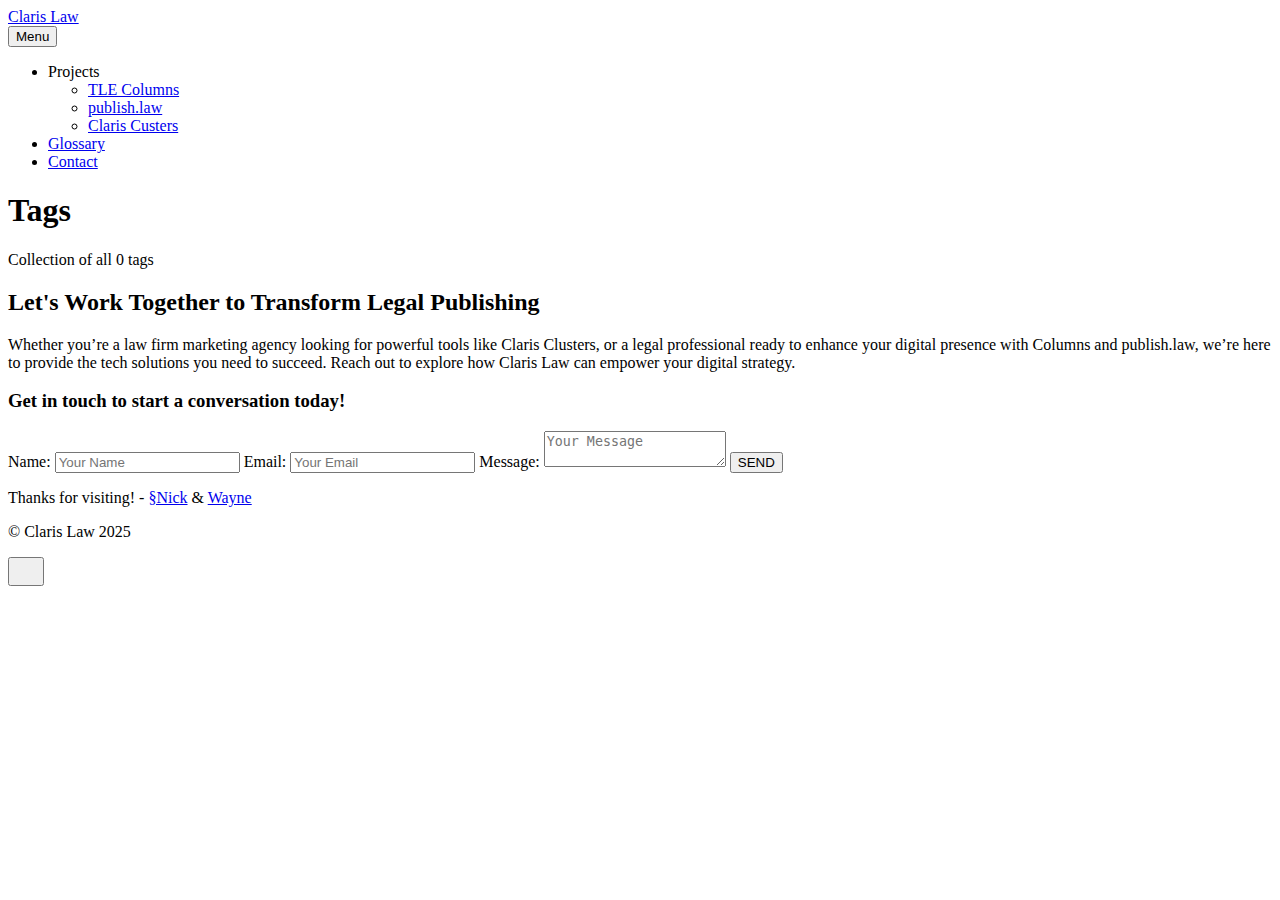
<file: tags/index.html>
<!DOCTYPE html><html lang="en-gb"><head><meta charset="utf-8"><meta http-equiv="X-UA-Compatible" content="IE=edge"><meta name="viewport" content="width=device-width,initial-scale=1"><title>All tags - Claris Law</title><meta name="robots" content="noindex, follow"><meta name="generator" content="Publii Open-Source CMS for Static Site"><link rel="alternate" type="application/atom+xml" href="https://clarislaw.com/feed.xml"><link rel="alternate" type="application/json" href="https://clarislaw.com/feed.json"><meta property="og:title" content="Claris Law"><meta property="og:site_name" content="Claris Law"><meta property="og:description" content=""><meta property="og:url" content="https://clarislaw.com/tags/"><meta property="og:type" content="website"><link rel="preload" href="https://clarislaw.com/assets/dynamic/fonts/montserrat/montserrat.woff2" as="font" type="font/woff2" crossorigin><link rel="preload" href="https://clarislaw.com/assets/dynamic/fonts/montserrat/montserrat-italic.woff2" as="font" type="font/woff2" crossorigin><link rel="stylesheet" href="https://clarislaw.com/assets/css/style.css?v=fd10b7a107ceca13f456ca553b1fcbbe"><script type="application/ld+json">{"@context":"http://schema.org","@type":"Organization","name":"Claris Law","url":"https://clarislaw.com/"}</script><noscript><style>img[loading] {
                    opacity: 1;
                }</style></noscript><link rel="me" href="https://nickcarroll.com/"><link rel="me" href="https://www.publish.law/author/ncarroll/"><link rel="me" href="https://columns.legalexaminer.com/users/publishlaw/"><link rel="me" href="https://social.publish.law/@ncarroll"></head><body class="tags-template"><header class="top js-header"><a class="logo" href="https://clarislaw.com/">Claris Law</a><nav class="navbar js-navbar"><button class="navbar__toggle js-toggle" aria-label="Menu" aria-haspopup="true" aria-expanded="false"><span class="navbar__toggle-box"><span class="navbar__toggle-inner">Menu</span></span></button><ul class="navbar__menu"><li class="has-submenu"><span class="is-separator" aria-haspopup="true">Projects</span><ul class="navbar__submenu level-2" aria-hidden="true"><li><a href="https://clarislaw.com/columns.html" target="_self">TLE Columns</a></li><li><a href="https://clarislaw.com/publishlaw.html" target="_self">publish.law</a></li><li><a href="https://clarislaw.com/claris-clusters.html" target="_self">Claris Custers</a></li></ul></li><li><a href="https://clarislaw.com/glossary.html" target="_self">Glossary</a></li><li><a href="https://clarislaw.com/index.html#contact-form" target="_self">Contact</a></li></ul></nav></header><main class="page page--tags"><div class="hero hero--noimage"><header class="hero__content"><div class="wrapper"><h1>Tags</h1><p class="page__desc">Collection of all 0 tags</p></div></header></div><div class="wrapper"><ul class="feed feed--grid"></ul></div></main><footer class="footer"><div class="wrapper"><section class="footer-section"><h2 class="footer-heading">Let's Work Together to Transform Legal Publishing</h2><div class="footer-columns"><div class="footer-text"><p>Whether you’re a law firm marketing agency looking for powerful tools like Claris Clusters, or a legal professional ready to enhance your digital presence with Columns and publish.law, we’re here to provide the tech solutions you need to succeed. Reach out to explore how Claris Law can empower your digital strategy.</p><h3>Get in touch to start a conversation today!</h3></div><div class="footer-form"><div id="contact-form" class="form-basin"><form action="https://usebasin.com/f/bf486c884ede" method="POST"><label for="name">Name:</label> <input type="text" id="name" name="name" placeholder="Your Name"> <label for="email">Email:</label> <input type="email" id="email" name="email" placeholder="Your Email"> <label for="message">Message:</label> <textarea id="message" name="message" placeholder="Your Message"></textarea> <button type="submit" class="btn">SEND</button></form></div></div></div></section><div class="footer__copyright"><p class="h-card">Thanks for visiting! - <a href="https://nickcarroll.com/olpn_entity" title="Nick Carroll OLPN Enitity:Person" target="_blank" rel="noopener">§Nick</a> &amp; <a href="https://social.publish.law/@wayne" rel="me noopener noreferrer" class="u-url p-name">Wayne</a></p><p class="footer-message">© Claris Law 2025</p></div><button onclick="backToTopFunction()" id="backToTop" class="footer__bttop" aria-label="Back to top" title="Back to top"><svg width="20" height="20"><use xlink:href="https://clarislaw.com/assets/svg/svg-map.svg#toparrow"/></svg></button></div></footer><script defer="defer" src="https://clarislaw.com/assets/js/scripts.min.js?v=700105c316933a8202041b6415abb233"></script><script>window.publiiThemeMenuConfig = {
  mobileMenuMode: 'sidebar',
  animationSpeed: 300,
  submenuWidth: 'auto',
  doubleClickTime: 500,
  mobileMenuExpandableSubmenus: true,
  relatedContainerForOverlayMenuSelector: '.top'
};</script><script>var images = document.querySelectorAll('img[loading]');
        for (var i = 0; i < images.length; i++) {
            if (images[i].complete) {
                images[i].classList.add('is-loaded');
            } else {
                images[i].addEventListener('load', function () {
                    this.classList.add('is-loaded');
                }, false);
            }
        }</script></body></html>
</file>
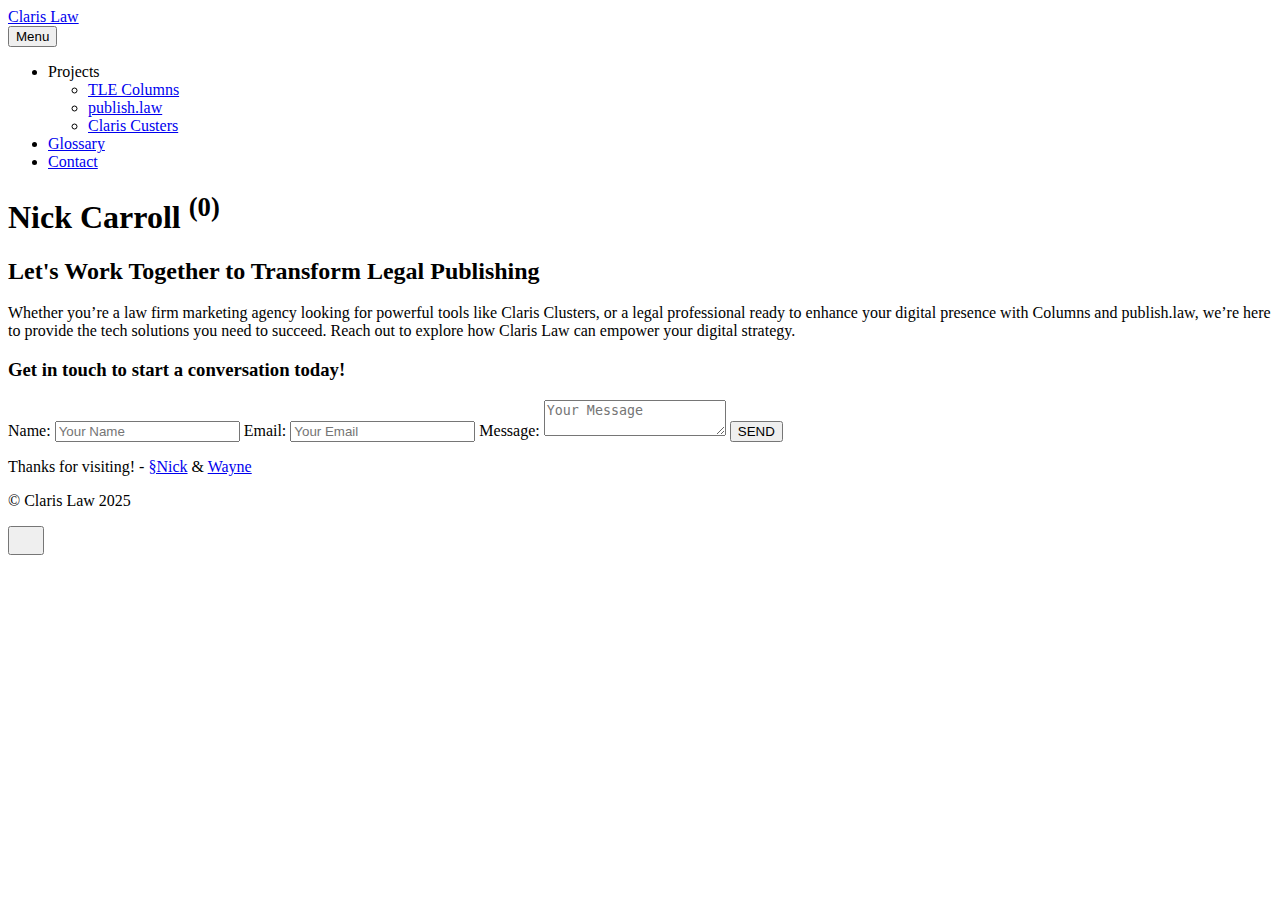
<file: authors/nick-carroll/index.html>
<!DOCTYPE html><html lang="en-gb"><head><meta charset="utf-8"><meta http-equiv="X-UA-Compatible" content="IE=edge"><meta name="viewport" content="width=device-width,initial-scale=1"><title>Author: Nick Carroll - Claris Law</title><meta name="robots" content="noindex, follow"><meta name="generator" content="Publii Open-Source CMS for Static Site"><link rel="alternate" type="application/atom+xml" href="https://clarislaw.com/feed.xml"><link rel="alternate" type="application/json" href="https://clarislaw.com/feed.json"><meta property="og:title" content="Nick Carroll"><meta property="og:site_name" content="Claris Law"><meta property="og:description" content=""><meta property="og:url" content="https://clarislaw.com/authors/nick-carroll/"><meta property="og:type" content="website"><link rel="preload" href="https://clarislaw.com/assets/dynamic/fonts/montserrat/montserrat.woff2" as="font" type="font/woff2" crossorigin><link rel="preload" href="https://clarislaw.com/assets/dynamic/fonts/montserrat/montserrat-italic.woff2" as="font" type="font/woff2" crossorigin><link rel="stylesheet" href="https://clarislaw.com/assets/css/style.css?v=fd10b7a107ceca13f456ca553b1fcbbe"><script type="application/ld+json">{"@context":"http://schema.org","@type":"Organization","name":"Claris Law","url":"https://clarislaw.com/"}</script><noscript><style>img[loading] {
                    opacity: 1;
                }</style></noscript><link rel="me" href="https://nickcarroll.com/"><link rel="me" href="https://www.publish.law/author/ncarroll/"><link rel="me" href="https://columns.legalexaminer.com/users/publishlaw/"><link rel="me" href="https://social.publish.law/@ncarroll"></head><body class="author-template"><header class="top js-header"><a class="logo" href="https://clarislaw.com/">Claris Law</a><nav class="navbar js-navbar"><button class="navbar__toggle js-toggle" aria-label="Menu" aria-haspopup="true" aria-expanded="false"><span class="navbar__toggle-box"><span class="navbar__toggle-inner">Menu</span></span></button><ul class="navbar__menu"><li class="has-submenu"><span class="is-separator" aria-haspopup="true">Projects</span><ul class="navbar__submenu level-2" aria-hidden="true"><li><a href="https://clarislaw.com/columns.html" target="_self">TLE Columns</a></li><li><a href="https://clarislaw.com/publishlaw.html" target="_self">publish.law</a></li><li><a href="https://clarislaw.com/claris-clusters.html" target="_self">Claris Custers</a></li></ul></li><li><a href="https://clarislaw.com/glossary.html" target="_self">Glossary</a></li><li><a href="https://clarislaw.com/index.html#contact-form" target="_self">Contact</a></li></ul></nav></header><main class="page page--author"><div class="hero hero--noimage"><header class="hero__content"><div class="wrapper page--author__wrapper"><div><h1>Nick Carroll <sup>(0)</sup></h1></div></div></header></div><div class="wrapper feed"></div></main><footer class="footer"><div class="wrapper"><section class="footer-section"><h2 class="footer-heading">Let's Work Together to Transform Legal Publishing</h2><div class="footer-columns"><div class="footer-text"><p>Whether you’re a law firm marketing agency looking for powerful tools like Claris Clusters, or a legal professional ready to enhance your digital presence with Columns and publish.law, we’re here to provide the tech solutions you need to succeed. Reach out to explore how Claris Law can empower your digital strategy.</p><h3>Get in touch to start a conversation today!</h3></div><div class="footer-form"><div id="contact-form" class="form-basin"><form action="https://usebasin.com/f/bf486c884ede" method="POST"><label for="name">Name:</label> <input type="text" id="name" name="name" placeholder="Your Name"> <label for="email">Email:</label> <input type="email" id="email" name="email" placeholder="Your Email"> <label for="message">Message:</label> <textarea id="message" name="message" placeholder="Your Message"></textarea> <button type="submit" class="btn">SEND</button></form></div></div></div></section><div class="footer__copyright"><p class="h-card">Thanks for visiting! - <a href="https://nickcarroll.com/olpn_entity" title="Nick Carroll OLPN Enitity:Person" target="_blank" rel="noopener">§Nick</a> &amp; <a href="https://social.publish.law/@wayne" rel="me noopener noreferrer" class="u-url p-name">Wayne</a></p><p class="footer-message">© Claris Law 2025</p></div><button onclick="backToTopFunction()" id="backToTop" class="footer__bttop" aria-label="Back to top" title="Back to top"><svg width="20" height="20"><use xlink:href="https://clarislaw.com/assets/svg/svg-map.svg#toparrow"/></svg></button></div></footer><script defer="defer" src="https://clarislaw.com/assets/js/scripts.min.js?v=700105c316933a8202041b6415abb233"></script><script>window.publiiThemeMenuConfig = {
  mobileMenuMode: 'sidebar',
  animationSpeed: 300,
  submenuWidth: 'auto',
  doubleClickTime: 500,
  mobileMenuExpandableSubmenus: true,
  relatedContainerForOverlayMenuSelector: '.top'
};</script><script>var images = document.querySelectorAll('img[loading]');
        for (var i = 0; i < images.length; i++) {
            if (images[i].complete) {
                images[i].classList.add('is-loaded');
            } else {
                images[i].addEventListener('load', function () {
                    this.classList.add('is-loaded');
                }, false);
            }
        }</script></body></html>
</file>
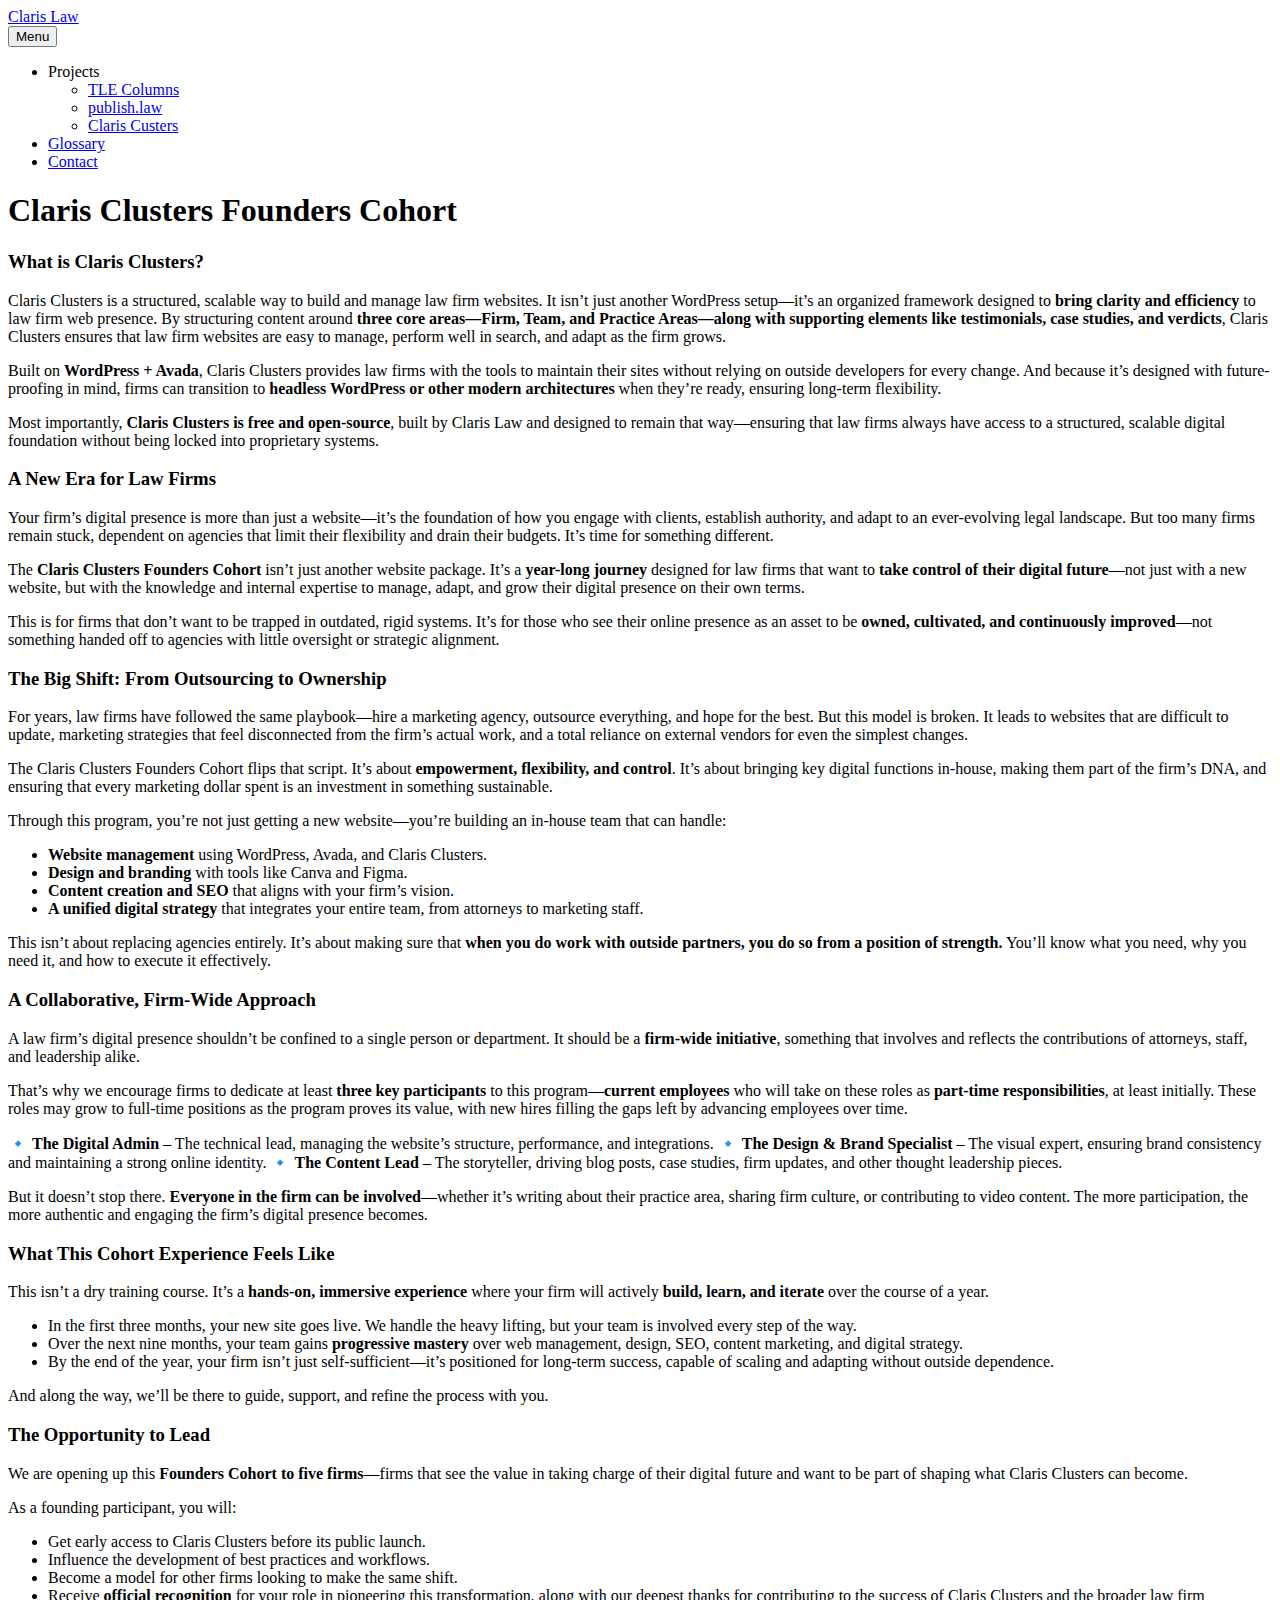
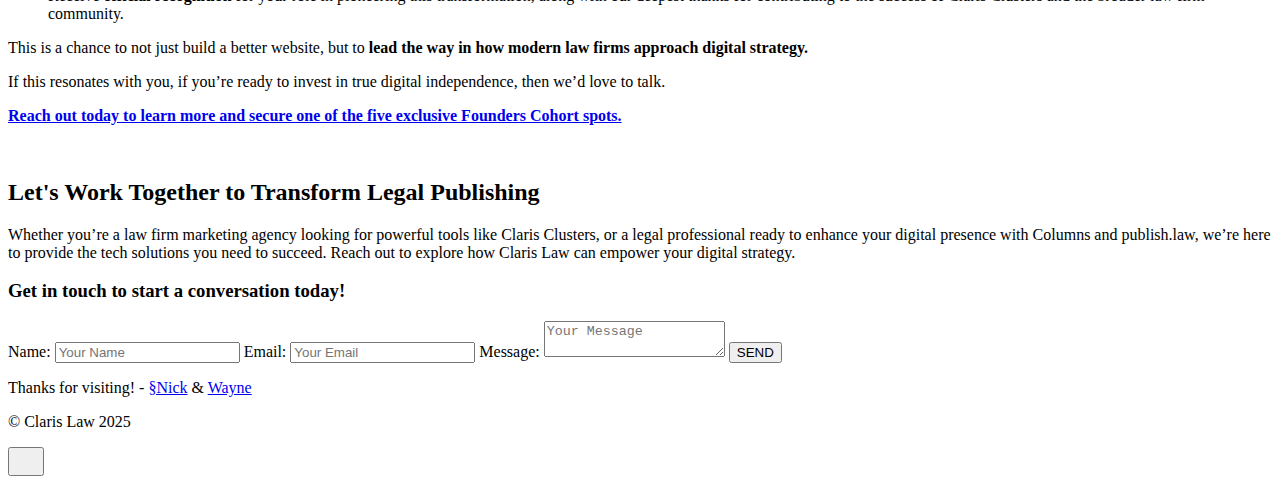
<file: claris-clusters-founders-cohort.html>
<!DOCTYPE html><html lang="en-gb"><head><meta charset="utf-8"><meta http-equiv="X-UA-Compatible" content="IE=edge"><meta name="viewport" content="width=device-width,initial-scale=1"><title>Claris Clusters Founders Cohort - Claris Law</title><meta name="description" content="What is Claris Clusters? Claris Clusters is a structured, scalable way to build and manage law firm websites. It isn’t just another WordPress setup—it’s an organized framework designed to bring clarity and efficiency to law firm web presence. By structuring content around three core areas—Firm,&hellip;"><meta name="generator" content="Publii Open-Source CMS for Static Site"><link rel="canonical" href="https://clarislaw.com/claris-clusters-founders-cohort.html"><link rel="alternate" type="application/atom+xml" href="https://clarislaw.com/feed.xml"><link rel="alternate" type="application/json" href="https://clarislaw.com/feed.json"><meta property="og:title" content="Claris Clusters Founders Cohort"><meta property="og:site_name" content="Claris Law"><meta property="og:description" content="What is Claris Clusters? Claris Clusters is a structured, scalable way to build and manage law firm websites. It isn’t just another WordPress setup—it’s an organized framework designed to bring clarity and efficiency to law firm web presence. By structuring content around three core areas—Firm,&hellip;"><meta property="og:url" content="https://clarislaw.com/claris-clusters-founders-cohort.html"><meta property="og:type" content="article"><link rel="preload" href="https://clarislaw.com/assets/dynamic/fonts/montserrat/montserrat.woff2" as="font" type="font/woff2" crossorigin><link rel="preload" href="https://clarislaw.com/assets/dynamic/fonts/montserrat/montserrat-italic.woff2" as="font" type="font/woff2" crossorigin><link rel="stylesheet" href="https://clarislaw.com/assets/css/style.css?v=fd10b7a107ceca13f456ca553b1fcbbe"><script type="application/ld+json">{"@context":"http://schema.org","@type":"Article","mainEntityOfPage":{"@type":"WebPage","@id":"https://clarislaw.com/claris-clusters-founders-cohort.html"},"headline":"Claris Clusters Founders Cohort","datePublished":"2025-02-28T13:15-05:00","dateModified":"2025-02-28T13:18-05:00","description":"What is Claris Clusters? Claris Clusters is a structured, scalable way to build and manage law firm websites. It isn’t just another WordPress setup—it’s an organized framework designed to bring clarity and efficiency to law firm web presence. By structuring content around three core areas—Firm,&hellip;","author":{"@type":"Person","name":"Nick Carroll","url":"https://clarislaw.com/authors/nick-carroll/"},"publisher":{"@type":"Organization","name":"Nick Carroll"}}</script><noscript><style>img[loading] {
                    opacity: 1;
                }</style></noscript><link rel="me" href="https://nickcarroll.com/"><link rel="me" href="https://www.publish.law/author/ncarroll/"><link rel="me" href="https://columns.legalexaminer.com/users/publishlaw/"><link rel="me" href="https://social.publish.law/@ncarroll"></head><body class="page-template"><header class="top js-header"><a class="logo" href="https://clarislaw.com/">Claris Law</a><nav class="navbar js-navbar"><button class="navbar__toggle js-toggle" aria-label="Menu" aria-haspopup="true" aria-expanded="false"><span class="navbar__toggle-box"><span class="navbar__toggle-inner">Menu</span></span></button><ul class="navbar__menu"><li class="has-submenu"><span class="is-separator" aria-haspopup="true">Projects</span><ul class="navbar__submenu level-2" aria-hidden="true"><li><a href="https://clarislaw.com/columns.html" target="_self">TLE Columns</a></li><li><a href="https://clarislaw.com/publishlaw.html" target="_self">publish.law</a></li><li><a href="https://clarislaw.com/claris-clusters.html" target="_self">Claris Custers</a></li></ul></li><li><a href="https://clarislaw.com/glossary.html" target="_self">Glossary</a></li><li><a href="https://clarislaw.com/index.html#contact-form" target="_self">Contact</a></li></ul></nav></header><main class="page"><article class="content"><div class="hero hero--noimage"><header class="hero__content"><div class="wrapper"><h1>Claris Clusters Founders Cohort</h1></div></header></div><div class="entry-wrapper content__entry"><h3><strong>What is Claris Clusters?</strong></h3><p><span style="font-weight: 400;">Claris Clusters is a structured, scalable way to build and manage law firm websites. It isn’t just another WordPress setup—it’s an organized framework designed to </span><strong>bring clarity and efficiency</strong><span style="font-weight: 400;"> to law firm web presence. By structuring content around </span><strong>three core areas—Firm, Team, and Practice Areas—along with supporting elements like testimonials, case studies, and verdicts</strong><span style="font-weight: 400;">, Claris Clusters ensures that law firm websites are easy to manage, perform well in search, and adapt as the firm grows.</span></p><p><span style="font-weight: 400;">Built on </span><strong>WordPress + Avada</strong><span style="font-weight: 400;">, Claris Clusters provides law firms with the tools to maintain their sites without relying on outside developers for every change. And because it’s designed with future-proofing in mind, firms can transition to </span><strong>headless WordPress or other modern architectures</strong><span style="font-weight: 400;"> when they’re ready, ensuring long-term flexibility.</span></p><p><span style="font-weight: 400;">Most importantly, </span><strong>Claris Clusters is free and open-source</strong><span style="font-weight: 400;">, built by Claris Law and designed to remain that way—ensuring that law firms always have access to a structured, scalable digital foundation without being locked into proprietary systems.</span></p><h3><strong>A New Era for Law Firms</strong></h3><p><span style="font-weight: 400;">Your firm’s digital presence is more than just a website—it’s the foundation of how you engage with clients, establish authority, and adapt to an ever-evolving legal landscape. But too many firms remain stuck, dependent on agencies that limit their flexibility and drain their budgets. It’s time for something different.</span></p><p><span style="font-weight: 400;">The </span><strong>Claris Clusters Founders Cohort</strong><span style="font-weight: 400;"> isn’t just another website package. It’s a </span><strong>year-long journey</strong><span style="font-weight: 400;"> designed for law firms that want to </span><strong>take control of their digital future</strong><span style="font-weight: 400;">—not just with a new website, but with the knowledge and internal expertise to manage, adapt, and grow their digital presence on their own terms.</span></p><p><span style="font-weight: 400;">This is for firms that don’t want to be trapped in outdated, rigid systems. It’s for those who see their online presence as an asset to be </span><strong>owned, cultivated, and continuously improved</strong><span style="font-weight: 400;">—not something handed off to agencies with little oversight or strategic alignment.</span></p><h3><strong>The Big Shift: From Outsourcing to Ownership</strong></h3><p><span style="font-weight: 400;">For years, law firms have followed the same playbook—hire a marketing agency, outsource everything, and hope for the best. But this model is broken. It leads to websites that are difficult to update, marketing strategies that feel disconnected from the firm’s actual work, and a total reliance on external vendors for even the simplest changes.</span></p><p><span style="font-weight: 400;">The Claris Clusters Founders Cohort flips that script. It’s about </span><strong>empowerment, flexibility, and control</strong><span style="font-weight: 400;">. It’s about bringing key digital functions in-house, making them part of the firm’s DNA, and ensuring that every marketing dollar spent is an investment in something sustainable.</span></p><p><span style="font-weight: 400;">Through this program, you’re not just getting a new website—you’re building an in-house team that can handle:</span></p><ul><li style="font-weight: 400;" aria-level="1"><strong>Website management</strong><span style="font-weight: 400;"> using WordPress, Avada, and Claris Clusters.</span></li><li style="font-weight: 400;" aria-level="1"><strong>Design and branding</strong><span style="font-weight: 400;"> with tools like Canva and Figma.</span></li><li style="font-weight: 400;" aria-level="1"><strong>Content creation and SEO</strong><span style="font-weight: 400;"> that aligns with your firm’s vision.</span></li><li style="font-weight: 400;" aria-level="1"><strong>A unified digital strategy</strong><span style="font-weight: 400;"> that integrates your entire team, from attorneys to marketing staff.</span></li></ul><p><span style="font-weight: 400;">This isn’t about replacing agencies entirely. It’s about making sure that </span><strong>when you do work with outside partners, you do so from a position of strength.</strong><span style="font-weight: 400;"> You’ll know what you need, why you need it, and how to execute it effectively.</span></p><h3><strong>A Collaborative, Firm-Wide Approach</strong></h3><p><span style="font-weight: 400;">A law firm’s digital presence shouldn’t be confined to a single person or department. It should be a </span><strong>firm-wide initiative</strong><span style="font-weight: 400;">, something that involves and reflects the contributions of attorneys, staff, and leadership alike.</span></p><p><span style="font-weight: 400;">That’s why we encourage firms to dedicate at least </span><strong>three key participants</strong><span style="font-weight: 400;"> to this program—</span><strong>current employees</strong><span style="font-weight: 400;"> who will take on these roles as </span><strong>part-time responsibilities</strong><span style="font-weight: 400;">, at least initially. These roles may grow to full-time positions as the program proves its value, with new hires filling the gaps left by advancing employees over time.</span></p><p><span style="font-weight: 400;">🔹 </span><strong>The Digital Admin</strong><span style="font-weight: 400;"> – The technical lead, managing the website’s structure, performance, and integrations. 🔹 </span><strong>The Design &amp; Brand Specialist</strong><span style="font-weight: 400;"> – The visual expert, ensuring brand consistency and maintaining a strong online identity. 🔹 </span><strong>The Content Lead</strong><span style="font-weight: 400;"> – The storyteller, driving blog posts, case studies, firm updates, and other thought leadership pieces.</span></p><p><span style="font-weight: 400;">But it doesn’t stop there. </span><strong>Everyone in the firm can be involved</strong><span style="font-weight: 400;">—whether it’s writing about their practice area, sharing firm culture, or contributing to video content. The more participation, the more authentic and engaging the firm’s digital presence becomes.</span></p><h3><strong>What This Cohort Experience Feels Like</strong></h3><p><span style="font-weight: 400;">This isn’t a dry training course. It’s a </span><strong>hands-on, immersive experience</strong><span style="font-weight: 400;"> where your firm will actively </span><strong>build, learn, and iterate</strong><span style="font-weight: 400;"> over the course of a year.</span></p><ul><li style="font-weight: 400;" aria-level="1"><span style="font-weight: 400;">In the first three months, your new site goes live. We handle the heavy lifting, but your team is involved every step of the way.</span></li><li style="font-weight: 400;" aria-level="1"><span style="font-weight: 400;">Over the next nine months, your team gains </span><strong>progressive mastery</strong><span style="font-weight: 400;"> over web management, design, SEO, content marketing, and digital strategy.</span></li><li style="font-weight: 400;" aria-level="1"><span style="font-weight: 400;">By the end of the year, your firm isn’t just self-sufficient—it’s positioned for long-term success, capable of scaling and adapting without outside dependence.</span></li></ul><p><span style="font-weight: 400;">And along the way, we’ll be there to guide, support, and refine the process with you.</span></p><h3><strong>The Opportunity to Lead</strong></h3><p><span style="font-weight: 400;">We are opening up this </span><strong>Founders Cohort to five firms</strong><span style="font-weight: 400;">—firms that see the value in taking charge of their digital future and want to be part of shaping what Claris Clusters can become.</span></p><p><span style="font-weight: 400;">As a founding participant, you will:</span></p><ul><li style="font-weight: 400;" aria-level="1"><span style="font-weight: 400;">Get early access to Claris Clusters before its public launch.</span></li><li style="font-weight: 400;" aria-level="1"><span style="font-weight: 400;">Influence the development of best practices and workflows.</span></li><li style="font-weight: 400;" aria-level="1"><span style="font-weight: 400;">Become a model for other firms looking to make the same shift.</span></li><li style="font-weight: 400;" aria-level="1"><span style="font-weight: 400;">Receive </span><strong>official recognition</strong><span style="font-weight: 400;"> for your role in pioneering this transformation, along with our deepest thanks for contributing to the success of Claris Clusters and the broader law firm community.</span></li></ul><p><span style="font-weight: 400;">This is a chance to not just build a better website, but to </span><strong>lead the way in how modern law firms approach digital strategy.</strong></p><p><span style="font-weight: 400;">If this resonates with you, if you’re ready to invest in true digital independence, then we’d love to talk.</span></p><p><strong><a href="https://clarislaw.com/index.html#contact-form">Reach out today to learn more and secure one of the five exclusive Founders Cohort spots.</a></strong></p><p> </p></div></article></main><footer class="footer"><div class="wrapper"><section class="footer-section"><h2 class="footer-heading">Let's Work Together to Transform Legal Publishing</h2><div class="footer-columns"><div class="footer-text"><p>Whether you’re a law firm marketing agency looking for powerful tools like Claris Clusters, or a legal professional ready to enhance your digital presence with Columns and publish.law, we’re here to provide the tech solutions you need to succeed. Reach out to explore how Claris Law can empower your digital strategy.</p><h3>Get in touch to start a conversation today!</h3></div><div class="footer-form"><div id="contact-form" class="form-basin"><form action="https://usebasin.com/f/bf486c884ede" method="POST"><label for="name">Name:</label> <input type="text" id="name" name="name" placeholder="Your Name"> <label for="email">Email:</label> <input type="email" id="email" name="email" placeholder="Your Email"> <label for="message">Message:</label> <textarea id="message" name="message" placeholder="Your Message"></textarea> <button type="submit" class="btn">SEND</button></form></div></div></div></section><div class="footer__copyright"><p class="h-card">Thanks for visiting! - <a href="https://nickcarroll.com/olpn_entity" title="Nick Carroll OLPN Enitity:Person" target="_blank" rel="noopener">§Nick</a> &amp; <a href="https://social.publish.law/@wayne" rel="me noopener noreferrer" class="u-url p-name">Wayne</a></p><p class="footer-message">© Claris Law 2025</p></div><button onclick="backToTopFunction()" id="backToTop" class="footer__bttop" aria-label="Back to top" title="Back to top"><svg width="20" height="20"><use xlink:href="https://clarislaw.com/assets/svg/svg-map.svg#toparrow"/></svg></button></div></footer><script defer="defer" src="https://clarislaw.com/assets/js/scripts.min.js?v=700105c316933a8202041b6415abb233"></script><script>window.publiiThemeMenuConfig = {
  mobileMenuMode: 'sidebar',
  animationSpeed: 300,
  submenuWidth: 'auto',
  doubleClickTime: 500,
  mobileMenuExpandableSubmenus: true,
  relatedContainerForOverlayMenuSelector: '.top'
};</script><script>var images = document.querySelectorAll('img[loading]');
        for (var i = 0; i < images.length; i++) {
            if (images[i].complete) {
                images[i].classList.add('is-loaded');
            } else {
                images[i].addEventListener('load', function () {
                    this.classList.add('is-loaded');
                }, false);
            }
        }</script></body></html>
</file>
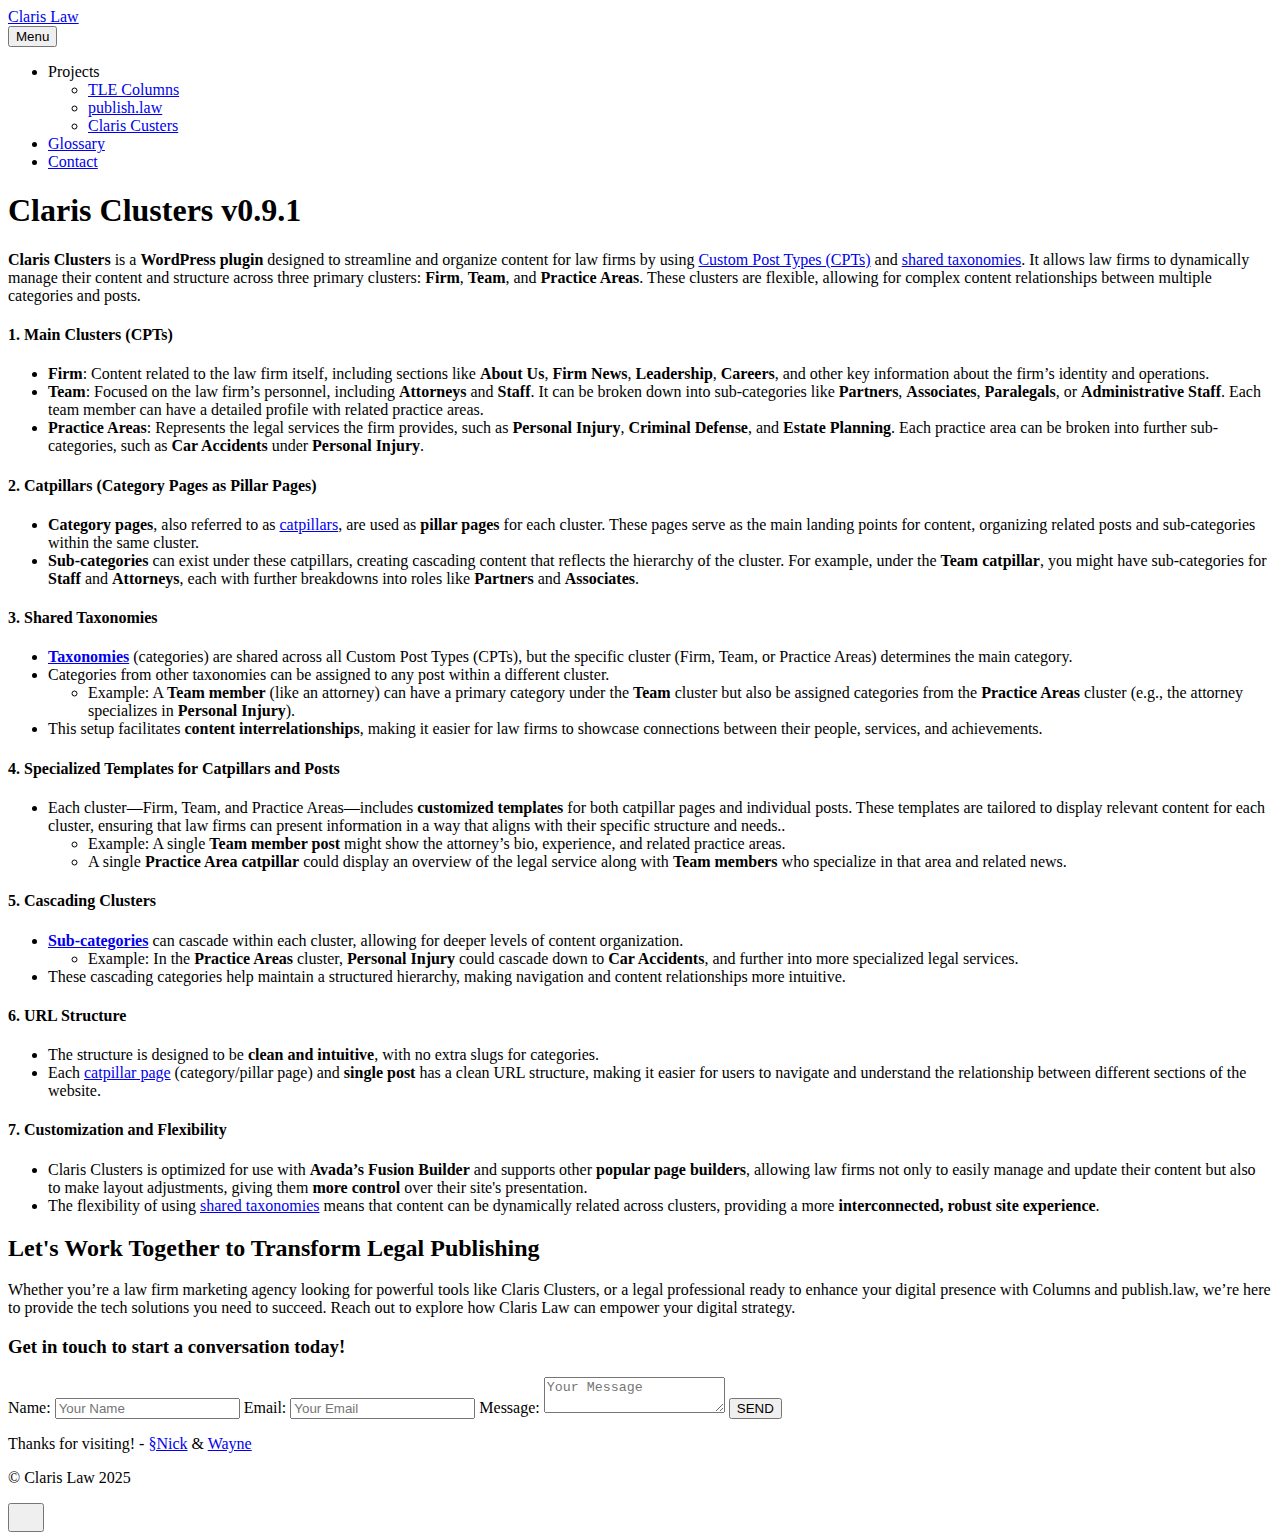
<file: claris-clusters.html>
<!DOCTYPE html><html lang="en-gb"><head><meta charset="utf-8"><meta http-equiv="X-UA-Compatible" content="IE=edge"><meta name="viewport" content="width=device-width,initial-scale=1"><title>Claris Clusters v0.9.1 - Claris Law</title><meta name="description" content="Claris Clusters is a WordPress plugin designed to streamline and organize content for law firms by using Custom Post Types (CPTs) and shared taxonomies. It allows law firms to dynamically manage their content and structure across three primary clusters: Firm, Team, and Practice Areas. These&hellip;"><meta name="generator" content="Publii Open-Source CMS for Static Site"><link rel="canonical" href="https://clarislaw.com/claris-clusters.html"><link rel="alternate" type="application/atom+xml" href="https://clarislaw.com/feed.xml"><link rel="alternate" type="application/json" href="https://clarislaw.com/feed.json"><meta property="og:title" content="Claris Clusters v0.9.1"><meta property="og:site_name" content="Claris Law"><meta property="og:description" content="Claris Clusters is a WordPress plugin designed to streamline and organize content for law firms by using Custom Post Types (CPTs) and shared taxonomies. It allows law firms to dynamically manage their content and structure across three primary clusters: Firm, Team, and Practice Areas. These&hellip;"><meta property="og:url" content="https://clarislaw.com/claris-clusters.html"><meta property="og:type" content="article"><link rel="preload" href="https://clarislaw.com/assets/dynamic/fonts/montserrat/montserrat.woff2" as="font" type="font/woff2" crossorigin><link rel="preload" href="https://clarislaw.com/assets/dynamic/fonts/montserrat/montserrat-italic.woff2" as="font" type="font/woff2" crossorigin><link rel="stylesheet" href="https://clarislaw.com/assets/css/style.css?v=fd10b7a107ceca13f456ca553b1fcbbe"><script type="application/ld+json">{"@context":"http://schema.org","@type":"Article","mainEntityOfPage":{"@type":"WebPage","@id":"https://clarislaw.com/claris-clusters.html"},"headline":"Claris Clusters v0.9.1","datePublished":"2024-10-23T13:43-04:00","dateModified":"2025-02-13T13:31-05:00","description":"Claris Clusters is a WordPress plugin designed to streamline and organize content for law firms by using Custom Post Types (CPTs) and shared taxonomies. It allows law firms to dynamically manage their content and structure across three primary clusters: Firm, Team, and Practice Areas. These&hellip;","author":{"@type":"Person","name":"Nick Carroll","url":"https://clarislaw.com/authors/nick-carroll/"},"publisher":{"@type":"Organization","name":"Nick Carroll"}}</script><noscript><style>img[loading] {
                    opacity: 1;
                }</style></noscript><link rel="me" href="https://nickcarroll.com/"><link rel="me" href="https://www.publish.law/author/ncarroll/"><link rel="me" href="https://columns.legalexaminer.com/users/publishlaw/"><link rel="me" href="https://social.publish.law/@ncarroll"></head><body class="page-template"><header class="top js-header"><a class="logo" href="https://clarislaw.com/">Claris Law</a><nav class="navbar js-navbar"><button class="navbar__toggle js-toggle" aria-label="Menu" aria-haspopup="true" aria-expanded="false"><span class="navbar__toggle-box"><span class="navbar__toggle-inner">Menu</span></span></button><ul class="navbar__menu"><li class="active-parent has-submenu"><span class="is-separator" aria-haspopup="true">Projects</span><ul class="navbar__submenu level-2" aria-hidden="true"><li><a href="https://clarislaw.com/columns.html" target="_self">TLE Columns</a></li><li><a href="https://clarislaw.com/publishlaw.html" target="_self">publish.law</a></li><li class="active"><a href="https://clarislaw.com/claris-clusters.html" target="_self">Claris Custers</a></li></ul></li><li><a href="https://clarislaw.com/glossary.html" target="_self">Glossary</a></li><li><a href="https://clarislaw.com/index.html#contact-form" target="_self">Contact</a></li></ul></nav></header><main class="page"><article class="content"><div class="hero hero--noimage"><header class="hero__content"><div class="wrapper"><h1>Claris Clusters v0.9.1</h1></div></header></div><div class="entry-wrapper content__entry"><p><strong>Claris Clusters</strong> is a <strong>WordPress plugin</strong> designed to streamline and organize content for law firms by using <a href="glossary.html#custom-post-types" class="glossary-link">Custom Post Types (CPTs)</a> and <a href="glossary.html#shared-taxonomies" class="glossary-link">shared taxonomies</a>. It allows law firms to dynamically manage their content and structure across three primary clusters: <strong>Firm</strong>, <strong>Team</strong>, and <strong>Practice Areas</strong>. These clusters are flexible, allowing for complex content relationships between multiple categories and posts.</p><h4><strong>1. Main Clusters (CPTs)</strong></h4><ul><li><strong>Firm</strong>: Content related to the law firm itself, including sections like <strong>About Us</strong>, <strong>Firm News</strong>, <strong>Leadership</strong>, <strong>Careers</strong>, and other key information about the firm’s identity and operations.</li><li><strong>Team</strong>: Focused on the law firm’s personnel, including <strong>Attorneys</strong> and <strong>Staff</strong>. It can be broken down into sub-categories like <strong>Partners</strong>, <strong>Associates</strong>, <strong>Paralegals</strong>, or <strong>Administrative Staff</strong>. Each team member can have a detailed profile with related practice areas.</li><li><strong>Practice Areas</strong>: Represents the legal services the firm provides, such as <strong>Personal Injury</strong>, <strong>Criminal Defense</strong>, and <strong>Estate Planning</strong>. Each practice area can be broken into further sub-categories, such as <strong>Car Accidents</strong> under <strong>Personal Injury</strong>.</li></ul><h4><strong>2. Catpillars (Category Pages as Pillar Pages)</strong></h4><ul><li><strong>Category pages</strong>, also referred to as <a href="glossary.html#catpillar" class="glossary-link">catpillars</a>, are used as <strong>pillar pages</strong> for each cluster. These pages serve as the main landing points for content, organizing related posts and sub-categories within the same cluster.</li><li><strong>Sub-categories</strong> can exist under these catpillars, creating cascading content that reflects the hierarchy of the cluster. For example, under the <strong>Team catpillar</strong>, you might have sub-categories for <strong>Staff</strong> and <strong>Attorneys</strong>, each with further breakdowns into roles like <strong>Partners</strong> and <strong>Associates</strong>.</li></ul><h4><strong>3. Shared Taxonomies</strong></h4><ul><li><strong><a href="glossary.html#shared-taxonomies" class="glossary-link">Taxonomies</a></strong> (categories) are shared across all Custom Post Types (CPTs), but the specific cluster (Firm, Team, or Practice Areas) determines the main category.</li><li>Categories from other taxonomies can be assigned to any post within a different cluster.<ul><li>Example: A <strong>Team member</strong> (like an attorney) can have a primary category under the <strong>Team</strong> cluster but also be assigned categories from the <strong>Practice Areas</strong> cluster (e.g., the attorney specializes in <strong>Personal Injury</strong>).</li></ul></li><li>This setup facilitates <strong>content interrelationships</strong>, making it easier for law firms to showcase connections between their people, services, and achievements.</li></ul><h4><strong>4. Specialized Templates for Catpillars and Posts</strong></h4><ul><li>Each cluster—Firm, Team, and Practice Areas—includes <strong>customized templates</strong> for both catpillar pages and individual posts. These templates are tailored to display relevant content for each cluster, ensuring that law firms can present information in a way that aligns with their specific structure and needs..<ul><li>Example: A single <strong>Team member post</strong> might show the attorney’s bio, experience, and related practice areas.</li><li>A single <strong>Practice Area catpillar</strong> could display an overview of the legal service along with <strong>Team members</strong> who specialize in that area and related news. </li></ul></li></ul><h4><strong>5. Cascading Clusters</strong></h4><ul><li><strong><a href="glossary.html#cascading-clusters" class="glossary-link">Sub-categories</a></strong> can cascade within each cluster, allowing for deeper levels of content organization.<ul><li>Example: In the <strong>Practice Areas</strong> cluster, <strong>Personal Injury</strong> could cascade down to <strong>Car Accidents</strong>, and further into more specialized legal services.</li></ul></li><li>These cascading categories help maintain a structured hierarchy, making navigation and content relationships more intuitive.</li></ul><h4><strong>6. URL Structure</strong></h4><ul><li>The structure is designed to be <strong>clean and intuitive</strong>, with no extra slugs for categories.</li><li>Each <a href="glossary.html#catpillar" class="glossary-link">catpillar page</a> (category/pillar page) and <strong>single post</strong> has a clean URL structure, making it easier for users to navigate and understand the relationship between different sections of the website.</li></ul><h4><strong>7. Customization and Flexibility</strong></h4><ul><li>Claris Clusters is optimized for use with <strong>Avada’s Fusion Builder</strong> and supports other <strong>popular page builders</strong>, allowing law firms not only to easily manage and update their content but also to make layout adjustments, giving them <strong>more control</strong> over their site's presentation.</li><li>The flexibility of using <a href="glossary.html#shared-taxonomies" class="glossary-link">shared taxonomies</a> means that content can be dynamically related across clusters, providing a more<strong> interconnected, robust site experience</strong>.</li></ul></div></article></main><footer class="footer"><div class="wrapper"><section class="footer-section"><h2 class="footer-heading">Let's Work Together to Transform Legal Publishing</h2><div class="footer-columns"><div class="footer-text"><p>Whether you’re a law firm marketing agency looking for powerful tools like Claris Clusters, or a legal professional ready to enhance your digital presence with Columns and publish.law, we’re here to provide the tech solutions you need to succeed. Reach out to explore how Claris Law can empower your digital strategy.</p><h3>Get in touch to start a conversation today!</h3></div><div class="footer-form"><div id="contact-form" class="form-basin"><form action="https://usebasin.com/f/bf486c884ede" method="POST"><label for="name">Name:</label> <input type="text" id="name" name="name" placeholder="Your Name"> <label for="email">Email:</label> <input type="email" id="email" name="email" placeholder="Your Email"> <label for="message">Message:</label> <textarea id="message" name="message" placeholder="Your Message"></textarea> <button type="submit" class="btn">SEND</button></form></div></div></div></section><div class="footer__copyright"><p class="h-card">Thanks for visiting! - <a href="https://nickcarroll.com/olpn_entity" title="Nick Carroll OLPN Enitity:Person" target="_blank" rel="noopener">§Nick</a> &amp; <a href="https://social.publish.law/@wayne" rel="me noopener noreferrer" class="u-url p-name">Wayne</a></p><p class="footer-message">© Claris Law 2025</p></div><button onclick="backToTopFunction()" id="backToTop" class="footer__bttop" aria-label="Back to top" title="Back to top"><svg width="20" height="20"><use xlink:href="https://clarislaw.com/assets/svg/svg-map.svg#toparrow"/></svg></button></div></footer><script defer="defer" src="https://clarislaw.com/assets/js/scripts.min.js?v=700105c316933a8202041b6415abb233"></script><script>window.publiiThemeMenuConfig = {
  mobileMenuMode: 'sidebar',
  animationSpeed: 300,
  submenuWidth: 'auto',
  doubleClickTime: 500,
  mobileMenuExpandableSubmenus: true,
  relatedContainerForOverlayMenuSelector: '.top'
};</script><script>var images = document.querySelectorAll('img[loading]');
        for (var i = 0; i < images.length; i++) {
            if (images[i].complete) {
                images[i].classList.add('is-loaded');
            } else {
                images[i].addEventListener('load', function () {
                    this.classList.add('is-loaded');
                }, false);
            }
        }</script></body></html>
</file>
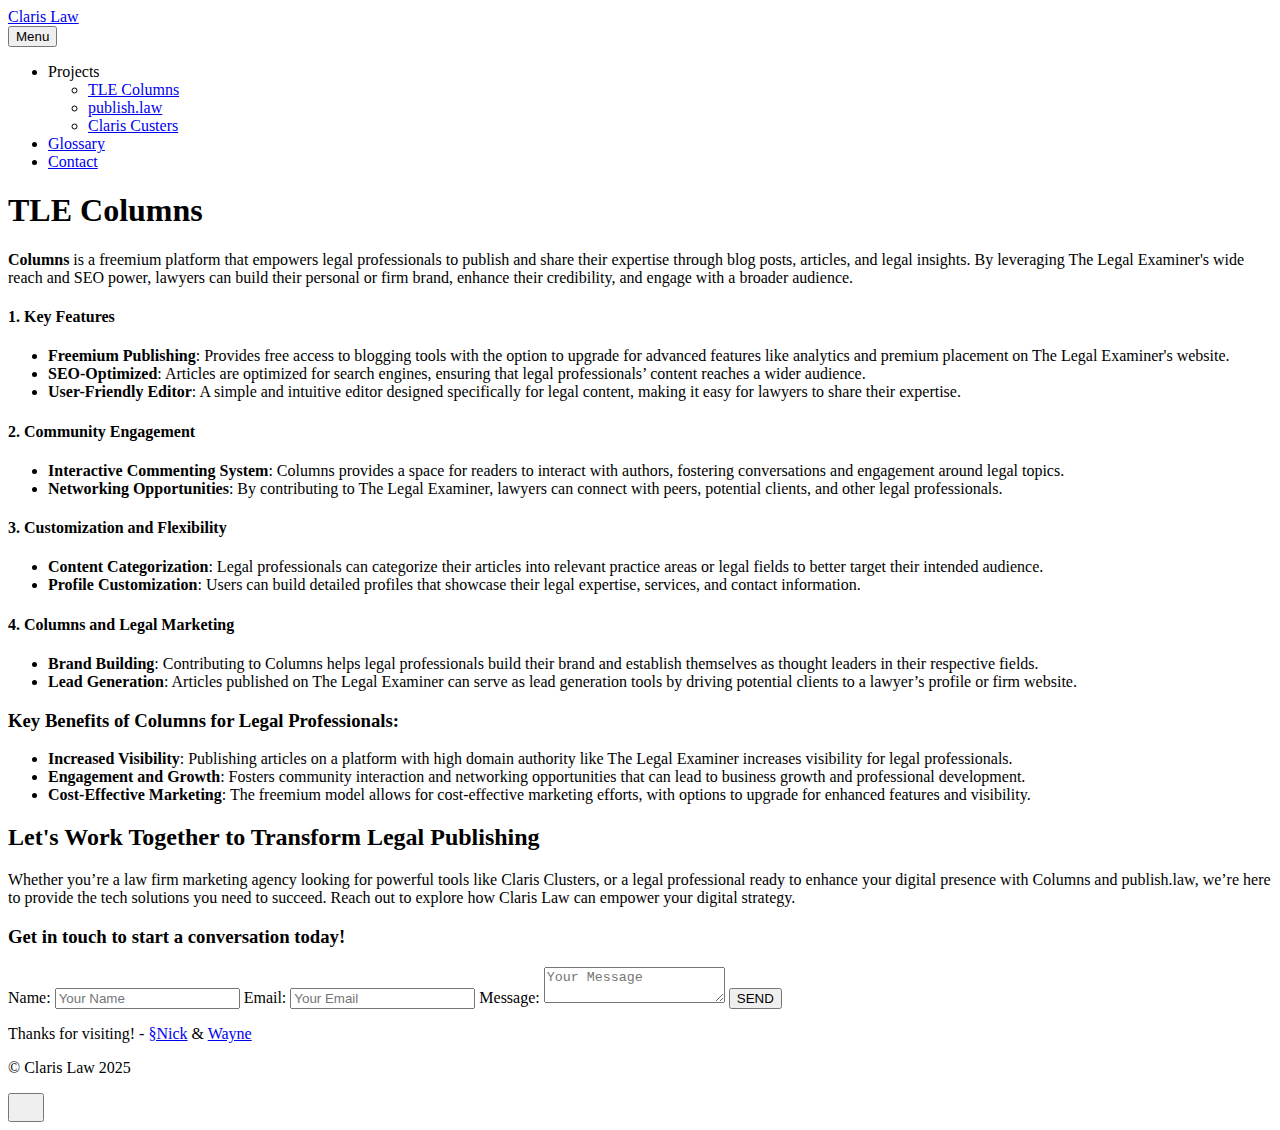
<file: columns.html>
<!DOCTYPE html><html lang="en-gb"><head><meta charset="utf-8"><meta http-equiv="X-UA-Compatible" content="IE=edge"><meta name="viewport" content="width=device-width,initial-scale=1"><title>TLE Columns - Claris Law</title><meta name="description" content="Columns is a freemium platform that empowers legal professionals to publish and share their expertise through blog posts, articles, and legal insights. By leveraging The Legal Examiner's wide reach and SEO power, lawyers can build their personal or firm brand, enhance their credibility, and engage&hellip;"><meta name="generator" content="Publii Open-Source CMS for Static Site"><link rel="canonical" href="https://clarislaw.com/columns.html"><link rel="alternate" type="application/atom+xml" href="https://clarislaw.com/feed.xml"><link rel="alternate" type="application/json" href="https://clarislaw.com/feed.json"><meta property="og:title" content="TLE Columns"><meta property="og:site_name" content="Claris Law"><meta property="og:description" content="Columns is a freemium platform that empowers legal professionals to publish and share their expertise through blog posts, articles, and legal insights. By leveraging The Legal Examiner's wide reach and SEO power, lawyers can build their personal or firm brand, enhance their credibility, and engage&hellip;"><meta property="og:url" content="https://clarislaw.com/columns.html"><meta property="og:type" content="article"><link rel="preload" href="https://clarislaw.com/assets/dynamic/fonts/montserrat/montserrat.woff2" as="font" type="font/woff2" crossorigin><link rel="preload" href="https://clarislaw.com/assets/dynamic/fonts/montserrat/montserrat-italic.woff2" as="font" type="font/woff2" crossorigin><link rel="stylesheet" href="https://clarislaw.com/assets/css/style.css?v=fd10b7a107ceca13f456ca553b1fcbbe"><script type="application/ld+json">{"@context":"http://schema.org","@type":"Article","mainEntityOfPage":{"@type":"WebPage","@id":"https://clarislaw.com/columns.html"},"headline":"TLE Columns","datePublished":"2024-10-23T13:45-04:00","dateModified":"2025-02-18T11:38-05:00","description":"Columns is a freemium platform that empowers legal professionals to publish and share their expertise through blog posts, articles, and legal insights. By leveraging The Legal Examiner's wide reach and SEO power, lawyers can build their personal or firm brand, enhance their credibility, and engage&hellip;","author":{"@type":"Person","name":"Nick Carroll","url":"https://clarislaw.com/authors/nick-carroll/"},"publisher":{"@type":"Organization","name":"Nick Carroll"}}</script><noscript><style>img[loading] {
                    opacity: 1;
                }</style></noscript><link rel="me" href="https://nickcarroll.com/"><link rel="me" href="https://www.publish.law/author/ncarroll/"><link rel="me" href="https://columns.legalexaminer.com/users/publishlaw/"><link rel="me" href="https://social.publish.law/@ncarroll"></head><body class="page-template"><header class="top js-header"><a class="logo" href="https://clarislaw.com/">Claris Law</a><nav class="navbar js-navbar"><button class="navbar__toggle js-toggle" aria-label="Menu" aria-haspopup="true" aria-expanded="false"><span class="navbar__toggle-box"><span class="navbar__toggle-inner">Menu</span></span></button><ul class="navbar__menu"><li class="active-parent has-submenu"><span class="is-separator" aria-haspopup="true">Projects</span><ul class="navbar__submenu level-2" aria-hidden="true"><li class="active"><a href="https://clarislaw.com/columns.html" target="_self">TLE Columns</a></li><li><a href="https://clarislaw.com/publishlaw.html" target="_self">publish.law</a></li><li><a href="https://clarislaw.com/claris-clusters.html" target="_self">Claris Custers</a></li></ul></li><li><a href="https://clarislaw.com/glossary.html" target="_self">Glossary</a></li><li><a href="https://clarislaw.com/index.html#contact-form" target="_self">Contact</a></li></ul></nav></header><main class="page"><article class="content"><div class="hero hero--noimage"><header class="hero__content"><div class="wrapper"><h1>TLE Columns</h1></div></header></div><div class="entry-wrapper content__entry"><p><strong>Columns </strong>is a freemium platform that empowers legal professionals to publish and share their expertise through blog posts, articles, and legal insights. By leveraging The Legal Examiner's wide reach and SEO power, lawyers can build their personal or firm brand, enhance their credibility, and engage with a broader audience.</p><h4><strong>1. Key Features</strong></h4><ul><li><strong>Freemium Publishing</strong>: Provides free access to blogging tools with the option to upgrade for advanced features like analytics and premium placement on The Legal Examiner's website.</li><li><strong>SEO-Optimized</strong>: Articles are optimized for search engines, ensuring that legal professionals’ content reaches a wider audience.</li><li><strong>User-Friendly Editor</strong>: A simple and intuitive editor designed specifically for legal content, making it easy for lawyers to share their expertise.</li></ul><h4><strong>2. Community Engagement</strong></h4><ul><li><strong>Interactive Commenting System</strong>: Columns provides a space for readers to interact with authors, fostering conversations and engagement around legal topics.</li><li><strong>Networking Opportunities</strong>: By contributing to The Legal Examiner, lawyers can connect with peers, potential clients, and other legal professionals.</li></ul><h4><strong>3. Customization and Flexibility</strong></h4><ul><li><strong>Content Categorization</strong>: Legal professionals can categorize their articles into relevant practice areas or legal fields to better target their intended audience.</li><li><strong>Profile Customization</strong>: Users can build detailed profiles that showcase their legal expertise, services, and contact information.</li></ul><h4><strong>4. Columns and Legal Marketing</strong></h4><ul><li><strong>Brand Building</strong>: Contributing to Columns helps legal professionals build their brand and establish themselves as thought leaders in their respective fields.</li><li><strong>Lead Generation</strong>: Articles published on The Legal Examiner can serve as lead generation tools by driving potential clients to a lawyer’s profile or firm website.</li></ul><h3><strong>Key Benefits of Columns for Legal Professionals:</strong></h3><ul><li><strong>Increased Visibility</strong>: Publishing articles on a platform with high domain authority like The Legal Examiner increases visibility for legal professionals.</li><li><strong>Engagement and Growth</strong>: Fosters community interaction and networking opportunities that can lead to business growth and professional development.</li><li><strong>Cost-Effective Marketing</strong>: The freemium model allows for cost-effective marketing efforts, with options to upgrade for enhanced features and visibility.</li></ul></div></article></main><footer class="footer"><div class="wrapper"><section class="footer-section"><h2 class="footer-heading">Let's Work Together to Transform Legal Publishing</h2><div class="footer-columns"><div class="footer-text"><p>Whether you’re a law firm marketing agency looking for powerful tools like Claris Clusters, or a legal professional ready to enhance your digital presence with Columns and publish.law, we’re here to provide the tech solutions you need to succeed. Reach out to explore how Claris Law can empower your digital strategy.</p><h3>Get in touch to start a conversation today!</h3></div><div class="footer-form"><div id="contact-form" class="form-basin"><form action="https://usebasin.com/f/bf486c884ede" method="POST"><label for="name">Name:</label> <input type="text" id="name" name="name" placeholder="Your Name"> <label for="email">Email:</label> <input type="email" id="email" name="email" placeholder="Your Email"> <label for="message">Message:</label> <textarea id="message" name="message" placeholder="Your Message"></textarea> <button type="submit" class="btn">SEND</button></form></div></div></div></section><div class="footer__copyright"><p class="h-card">Thanks for visiting! - <a href="https://nickcarroll.com/olpn_entity" title="Nick Carroll OLPN Enitity:Person" target="_blank" rel="noopener">§Nick</a> &amp; <a href="https://social.publish.law/@wayne" rel="me noopener noreferrer" class="u-url p-name">Wayne</a></p><p class="footer-message">© Claris Law 2025</p></div><button onclick="backToTopFunction()" id="backToTop" class="footer__bttop" aria-label="Back to top" title="Back to top"><svg width="20" height="20"><use xlink:href="https://clarislaw.com/assets/svg/svg-map.svg#toparrow"/></svg></button></div></footer><script defer="defer" src="https://clarislaw.com/assets/js/scripts.min.js?v=700105c316933a8202041b6415abb233"></script><script>window.publiiThemeMenuConfig = {
  mobileMenuMode: 'sidebar',
  animationSpeed: 300,
  submenuWidth: 'auto',
  doubleClickTime: 500,
  mobileMenuExpandableSubmenus: true,
  relatedContainerForOverlayMenuSelector: '.top'
};</script><script>var images = document.querySelectorAll('img[loading]');
        for (var i = 0; i < images.length; i++) {
            if (images[i].complete) {
                images[i].classList.add('is-loaded');
            } else {
                images[i].addEventListener('load', function () {
                    this.classList.add('is-loaded');
                }, false);
            }
        }</script></body></html>
</file>
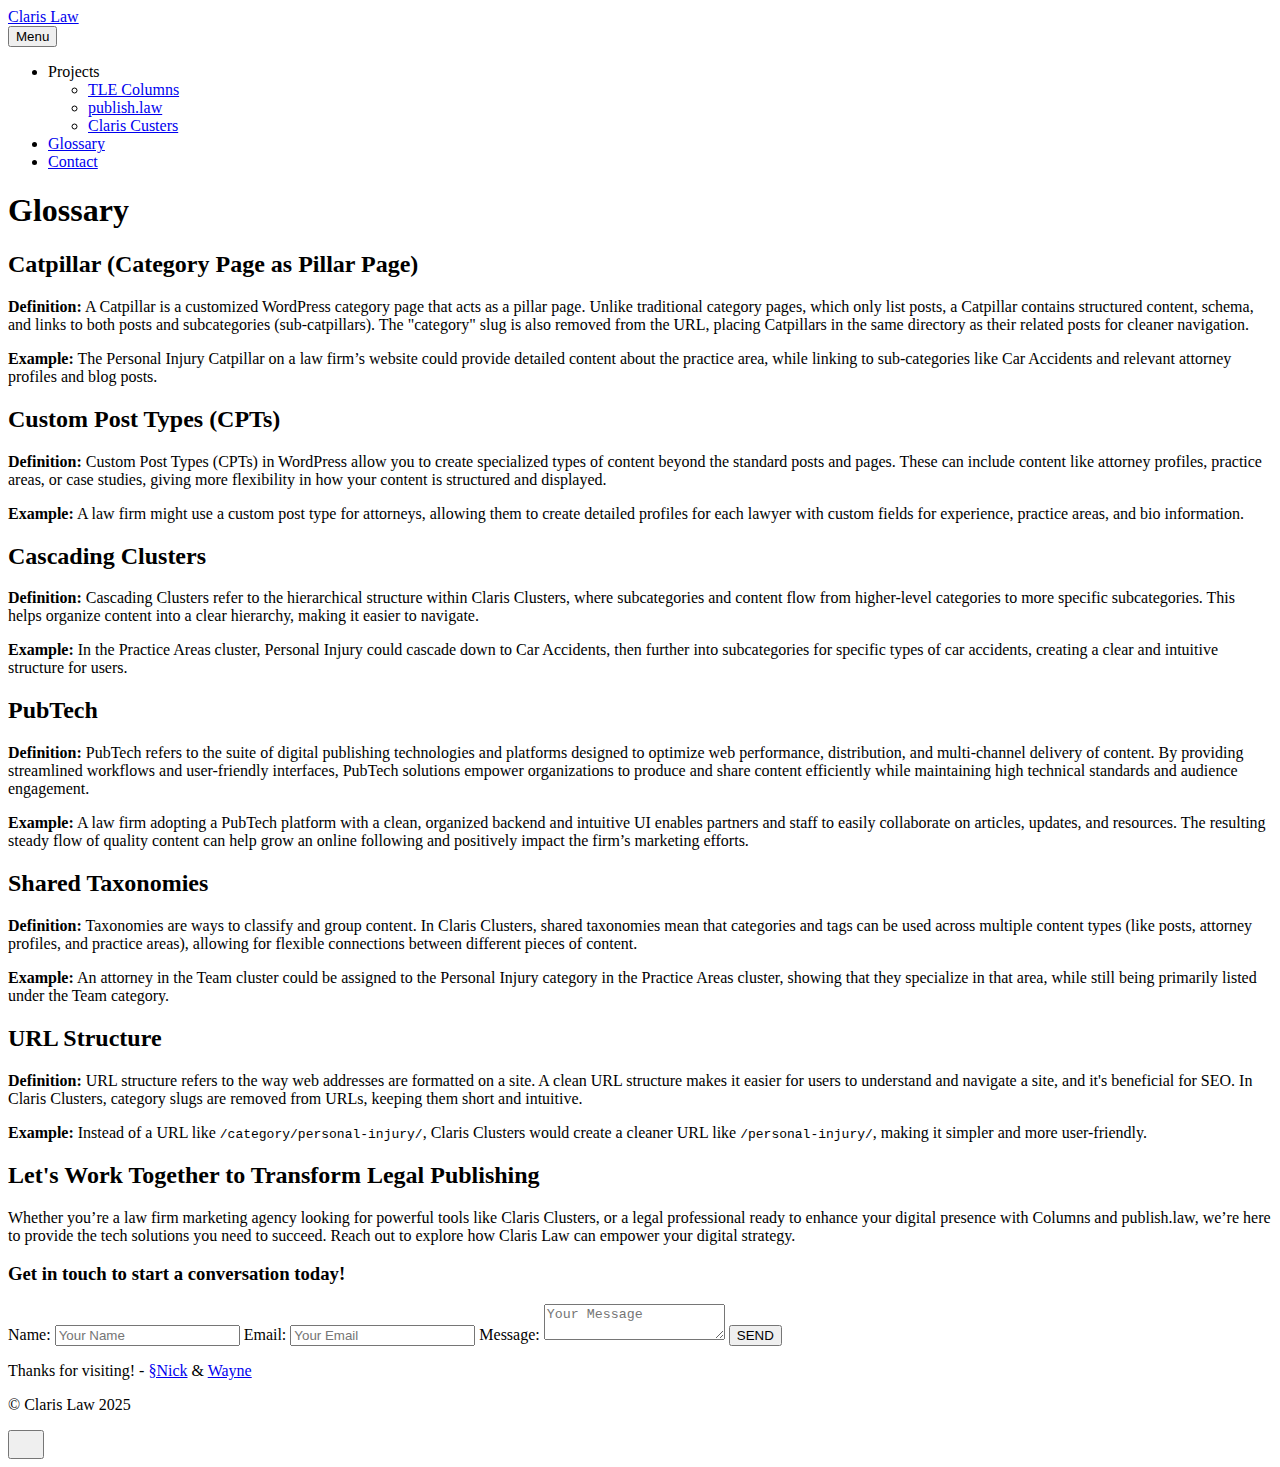
<file: glossary.html>
<!DOCTYPE html><html lang="en-gb"><head><meta charset="utf-8"><meta http-equiv="X-UA-Compatible" content="IE=edge"><meta name="viewport" content="width=device-width,initial-scale=1"><title>Glossary - Claris Law</title><meta name="description" content="Catpillar (Category Page as Pillar Page) Definition: A Catpillar is a customized WordPress category page that acts as a pillar page. Unlike traditional category pages, which only list posts, a Catpillar contains structured content, schema, and links to both posts and subcategories (sub-catpillars). The 'category'&hellip;"><meta name="generator" content="Publii Open-Source CMS for Static Site"><link rel="canonical" href="https://clarislaw.com/glossary.html"><link rel="alternate" type="application/atom+xml" href="https://clarislaw.com/feed.xml"><link rel="alternate" type="application/json" href="https://clarislaw.com/feed.json"><meta property="og:title" content="Glossary"><meta property="og:site_name" content="Claris Law"><meta property="og:description" content="Catpillar (Category Page as Pillar Page) Definition: A Catpillar is a customized WordPress category page that acts as a pillar page. Unlike traditional category pages, which only list posts, a Catpillar contains structured content, schema, and links to both posts and subcategories (sub-catpillars). The 'category'&hellip;"><meta property="og:url" content="https://clarislaw.com/glossary.html"><meta property="og:type" content="article"><link rel="preload" href="https://clarislaw.com/assets/dynamic/fonts/montserrat/montserrat.woff2" as="font" type="font/woff2" crossorigin><link rel="preload" href="https://clarislaw.com/assets/dynamic/fonts/montserrat/montserrat-italic.woff2" as="font" type="font/woff2" crossorigin><link rel="stylesheet" href="https://clarislaw.com/assets/css/style.css?v=fd10b7a107ceca13f456ca553b1fcbbe"><script type="application/ld+json">{"@context":"http://schema.org","@type":"Article","mainEntityOfPage":{"@type":"WebPage","@id":"https://clarislaw.com/glossary.html"},"headline":"Glossary","datePublished":"2024-10-23T13:46-04:00","dateModified":"2025-02-13T12:24-05:00","description":"Catpillar (Category Page as Pillar Page) Definition: A Catpillar is a customized WordPress category page that acts as a pillar page. Unlike traditional category pages, which only list posts, a Catpillar contains structured content, schema, and links to both posts and subcategories (sub-catpillars). The 'category'&hellip;","author":{"@type":"Person","name":"Nick Carroll","url":"https://clarislaw.com/authors/nick-carroll/"},"publisher":{"@type":"Organization","name":"Nick Carroll"}}</script><noscript><style>img[loading] {
                    opacity: 1;
                }</style></noscript><link rel="me" href="https://nickcarroll.com/"><link rel="me" href="https://www.publish.law/author/ncarroll/"><link rel="me" href="https://columns.legalexaminer.com/users/publishlaw/"><link rel="me" href="https://social.publish.law/@ncarroll"></head><body class="page-template"><header class="top js-header"><a class="logo" href="https://clarislaw.com/">Claris Law</a><nav class="navbar js-navbar"><button class="navbar__toggle js-toggle" aria-label="Menu" aria-haspopup="true" aria-expanded="false"><span class="navbar__toggle-box"><span class="navbar__toggle-inner">Menu</span></span></button><ul class="navbar__menu"><li class="has-submenu"><span class="is-separator" aria-haspopup="true">Projects</span><ul class="navbar__submenu level-2" aria-hidden="true"><li><a href="https://clarislaw.com/columns.html" target="_self">TLE Columns</a></li><li><a href="https://clarislaw.com/publishlaw.html" target="_self">publish.law</a></li><li><a href="https://clarislaw.com/claris-clusters.html" target="_self">Claris Custers</a></li></ul></li><li class="active"><a href="https://clarislaw.com/glossary.html" target="_self">Glossary</a></li><li><a href="https://clarislaw.com/index.html#contact-form" target="_self">Contact</a></li></ul></nav></header><main class="page"><article class="content"><div class="hero hero--noimage"><header class="hero__content"><div class="wrapper"><h1>Glossary</h1></div></header></div><div class="entry-wrapper content__entry"><div><div class="glossary-item" id="catpillar"><h2 class="glossary-term">Catpillar (Category Page as Pillar Page)</h2><p class="glossary-definition"><strong>Definition:</strong> A Catpillar is a customized WordPress category page that acts as a pillar page. Unlike traditional category pages, which only list posts, a Catpillar contains structured content, schema, and links to both posts and subcategories (sub-catpillars). The "category" slug is also removed from the URL, placing Catpillars in the same directory as their related posts for cleaner navigation.</p><p class="glossary-example"><strong>Example:</strong> The Personal Injury Catpillar on a law firm’s website could provide detailed content about the practice area, while linking to sub-categories like Car Accidents and relevant attorney profiles and blog posts.</p></div></div><div><div class="glossary-item" id="custom-post-types"><h2 class="glossary-term">Custom Post Types (CPTs)</h2><p class="glossary-definition"><strong>Definition:</strong> Custom Post Types (CPTs) in WordPress allow you to create specialized types of content beyond the standard posts and pages. These can include content like attorney profiles, practice areas, or case studies, giving more flexibility in how your content is structured and displayed.</p><p class="glossary-example"><strong>Example:</strong> A law firm might use a custom post type for attorneys, allowing them to create detailed profiles for each lawyer with custom fields for experience, practice areas, and bio information.</p></div></div><div><div class="glossary-item" id="cascading-clusters"><h2 class="glossary-term">Cascading Clusters</h2><p class="glossary-definition"><strong>Definition:</strong> Cascading Clusters refer to the hierarchical structure within Claris Clusters, where subcategories and content flow from higher-level categories to more specific subcategories. This helps organize content into a clear hierarchy, making it easier to navigate.</p><p class="glossary-example"><strong>Example:</strong> In the Practice Areas cluster, Personal Injury could cascade down to Car Accidents, then further into subcategories for specific types of car accidents, creating a clear and intuitive structure for users.</p></div></div><div><div class="glossary-item" id="pubtech"><h2 class="glossary-term">PubTech</h2><p class="glossary-definition"><strong>Definition:</strong> PubTech refers to the suite of digital publishing technologies and platforms designed to optimize web performance, distribution, and multi-channel delivery of content. By providing streamlined workflows and user-friendly interfaces, PubTech solutions empower organizations to produce and share content efficiently while maintaining high technical standards and audience engagement.</p><p class="glossary-example"><strong>Example:</strong> A law firm adopting a PubTech platform with a clean, organized backend and intuitive UI enables partners and staff to easily collaborate on articles, updates, and resources. The resulting steady flow of quality content can help grow an online following and positively impact the firm’s marketing efforts.</p></div></div><div><div class="glossary-item" id="shared-taxonomies"><h2 class="glossary-term">Shared Taxonomies</h2><p class="glossary-definition"><strong>Definition:</strong> Taxonomies are ways to classify and group content. In Claris Clusters, shared taxonomies mean that categories and tags can be used across multiple content types (like posts, attorney profiles, and practice areas), allowing for flexible connections between different pieces of content.</p><p class="glossary-example"><strong>Example:</strong> An attorney in the Team cluster could be assigned to the Personal Injury category in the Practice Areas cluster, showing that they specialize in that area, while still being primarily listed under the Team category.</p></div></div><div><div class="glossary-item" id="url-structure"><h2 class="glossary-term">URL Structure</h2><p class="glossary-definition"><strong>Definition:</strong> URL structure refers to the way web addresses are formatted on a site. A clean URL structure makes it easier for users to understand and navigate a site, and it's beneficial for SEO. In Claris Clusters, category slugs are removed from URLs, keeping them short and intuitive.</p><p class="glossary-example"><strong>Example:</strong> Instead of a URL like <code>/category/personal-injury/</code>, Claris Clusters would create a cleaner URL like <code>/personal-injury/</code>, making it simpler and more user-friendly.</p></div></div></div></article></main><footer class="footer"><div class="wrapper"><section class="footer-section"><h2 class="footer-heading">Let's Work Together to Transform Legal Publishing</h2><div class="footer-columns"><div class="footer-text"><p>Whether you’re a law firm marketing agency looking for powerful tools like Claris Clusters, or a legal professional ready to enhance your digital presence with Columns and publish.law, we’re here to provide the tech solutions you need to succeed. Reach out to explore how Claris Law can empower your digital strategy.</p><h3>Get in touch to start a conversation today!</h3></div><div class="footer-form"><div id="contact-form" class="form-basin"><form action="https://usebasin.com/f/bf486c884ede" method="POST"><label for="name">Name:</label> <input type="text" id="name" name="name" placeholder="Your Name"> <label for="email">Email:</label> <input type="email" id="email" name="email" placeholder="Your Email"> <label for="message">Message:</label> <textarea id="message" name="message" placeholder="Your Message"></textarea> <button type="submit" class="btn">SEND</button></form></div></div></div></section><div class="footer__copyright"><p class="h-card">Thanks for visiting! - <a href="https://nickcarroll.com/olpn_entity" title="Nick Carroll OLPN Enitity:Person" target="_blank" rel="noopener">§Nick</a> &amp; <a href="https://social.publish.law/@wayne" rel="me noopener noreferrer" class="u-url p-name">Wayne</a></p><p class="footer-message">© Claris Law 2025</p></div><button onclick="backToTopFunction()" id="backToTop" class="footer__bttop" aria-label="Back to top" title="Back to top"><svg width="20" height="20"><use xlink:href="https://clarislaw.com/assets/svg/svg-map.svg#toparrow"/></svg></button></div></footer><script defer="defer" src="https://clarislaw.com/assets/js/scripts.min.js?v=700105c316933a8202041b6415abb233"></script><script>window.publiiThemeMenuConfig = {
  mobileMenuMode: 'sidebar',
  animationSpeed: 300,
  submenuWidth: 'auto',
  doubleClickTime: 500,
  mobileMenuExpandableSubmenus: true,
  relatedContainerForOverlayMenuSelector: '.top'
};</script><script>var images = document.querySelectorAll('img[loading]');
        for (var i = 0; i < images.length; i++) {
            if (images[i].complete) {
                images[i].classList.add('is-loaded');
            } else {
                images[i].addEventListener('load', function () {
                    this.classList.add('is-loaded');
                }, false);
            }
        }</script></body></html>
</file>
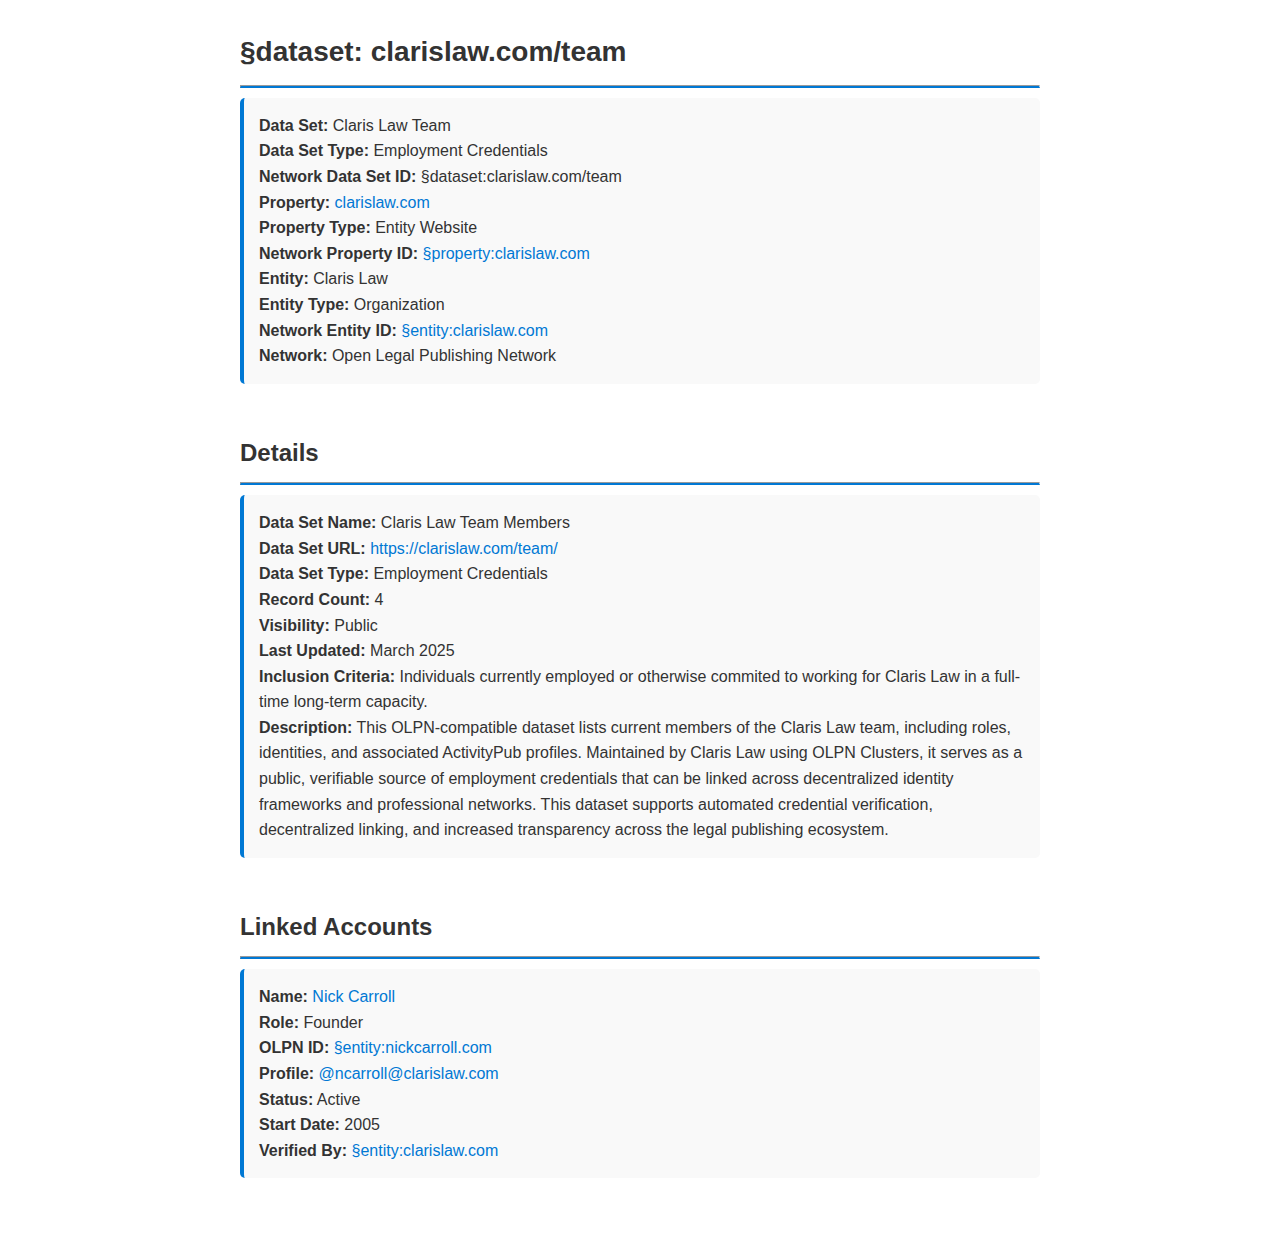
<file: olpn_dataset.html>
<!DOCTYPE html>
<html lang="en">
    <head>
        <meta charset="UTF-8">
        <meta name="viewport" content="width=device-width, initial-scale=1.0">
        <title>§OLPN Data Set: clarislaw.com/team</title>
        <link rel="me" href="https://clarislaw.com">
        <link rel="stylesheet" href="style.css">
      </head>
      

<body>
    <div class="container">        
        <header>
            <h1>§dataset: clarislaw.com/team</h1>
            <hr class="section-divider">
            <ul>
              <li>
                <strong>Data Set:</strong> Claris Law Team <br>
                <strong>Data Set Type:</strong> Employment Credentials <br>
                <strong>Network Data Set ID:</strong> §dataset:clarislaw.com/team <br>
                <strong>Property:</strong> <a href="https://clarislaw.com">clarislaw.com</a> <br>
                <strong>Property Type:</strong> Entity Website <br>
                <strong>Network Property ID:</strong> <a href="/olpn_property.html">§property:clarislaw.com</a> <br>
                <strong>Entity:</strong> Claris Law <br>
                <strong>Entity Type:</strong> Organization <br>
                <strong>Network Entity ID:</strong> <a href="/olpn_entity.html">§entity:clarislaw.com</a> <br>
                <strong>Network:</strong> Open Legal Publishing Network
              </li>
            </ul>
          </header>
                 
        
          <section id="details">
            <h2>Details</h2>
            <hr class="section-divider">
            <ul>
                <li>
                    <strong>Data Set Name:</strong> Claris Law Team Members <br>
                    <strong>Data Set URL:</strong> <a href="https://clarislaw.com/team/ncarroll/" target="_blank">https://clarislaw.com/team/</a> <br>
                    <strong>Data Set Type:</strong> Employment Credentials <br>
                    <strong>Record Count:</strong> 4 <br>
                    <strong>Visibility:</strong> Public <br>
                    <strong>Last Updated:</strong> March 2025 <br>
                    <strong>Inclusion Criteria:</strong> Individuals currently employed or otherwise commited to working for Claris Law in a full-time long-term capacity. <br>
                    <strong>Description:</strong> This OLPN-compatible dataset lists current members of the Claris Law team, including roles, identities, and associated ActivityPub profiles. Maintained by Claris Law using OLPN Clusters, it serves as a public, verifiable source of employment credentials that can be linked across decentralized identity frameworks and professional networks. This dataset supports automated credential verification, decentralized linking, and increased transparency across the legal publishing ecosystem.
                </li>
            </ul>
        </section>     
        
        <section id="linked-accounts">
            <h2>Linked Accounts</h2>
            <hr class="section-divider">
            <ul>
                <li>
                    <strong>Name:</strong> <a href="https://nickcarroll.com/" target="_blank">Nick Carroll</a> <br>
                    <strong>Role:</strong> Founder <br>
                    <strong>OLPN ID:</strong> <a href="https://nickcarroll.com/olpn_entity.html" target="_blank">§entity:nickcarroll.com</a> <br>
                    <strong>Profile:</strong> <a href="https://clarislaw.com/team/ncarroll/" target="_blank">@ncarroll@clarislaw.com</a> <br>
                    <strong>Status:</strong> Active <br>
                    <strong>Start Date:</strong> 2005 <br>
                    <strong>Verified By:</strong> <a href="https://clarislaw.com/olpn_entity.html" target="_blank">§entity:clarislaw.com</a>
                </li>
            </ul>
        </section>
        

    </div>
</body>
</html>
</file>
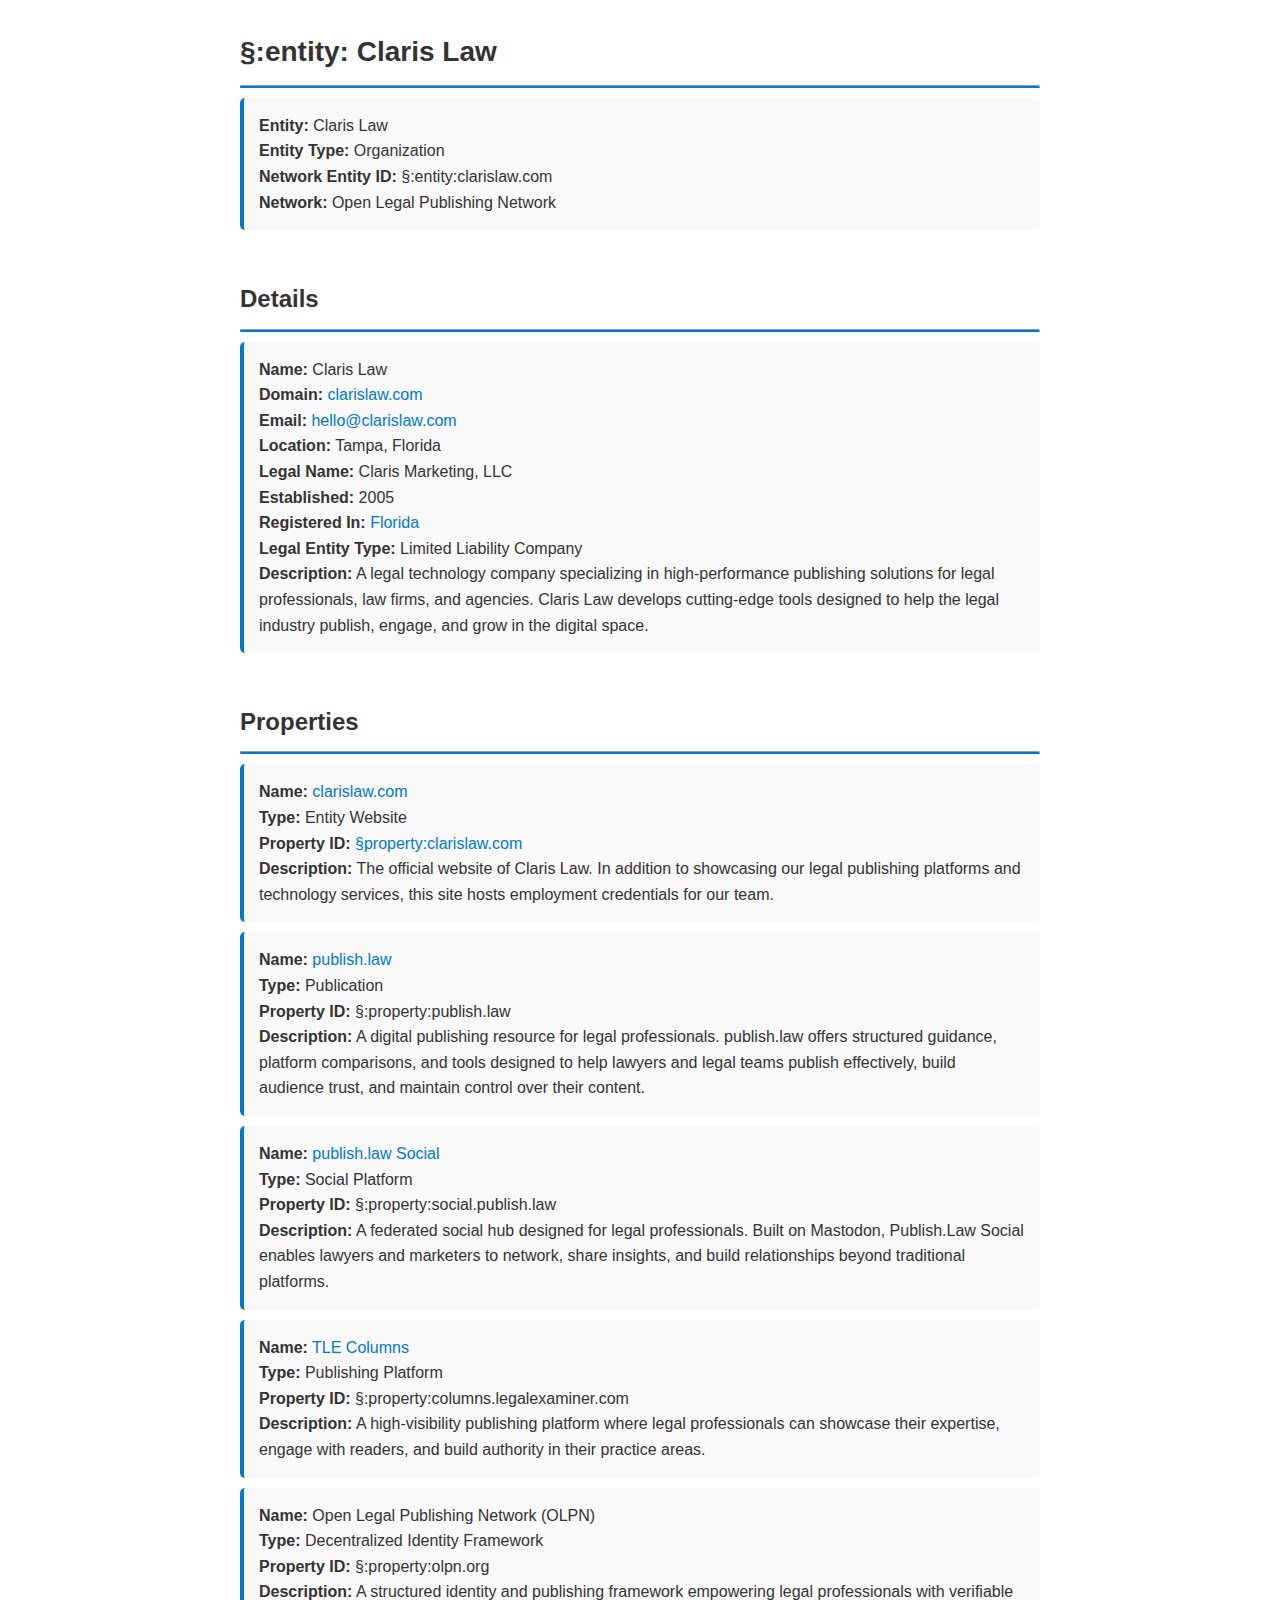
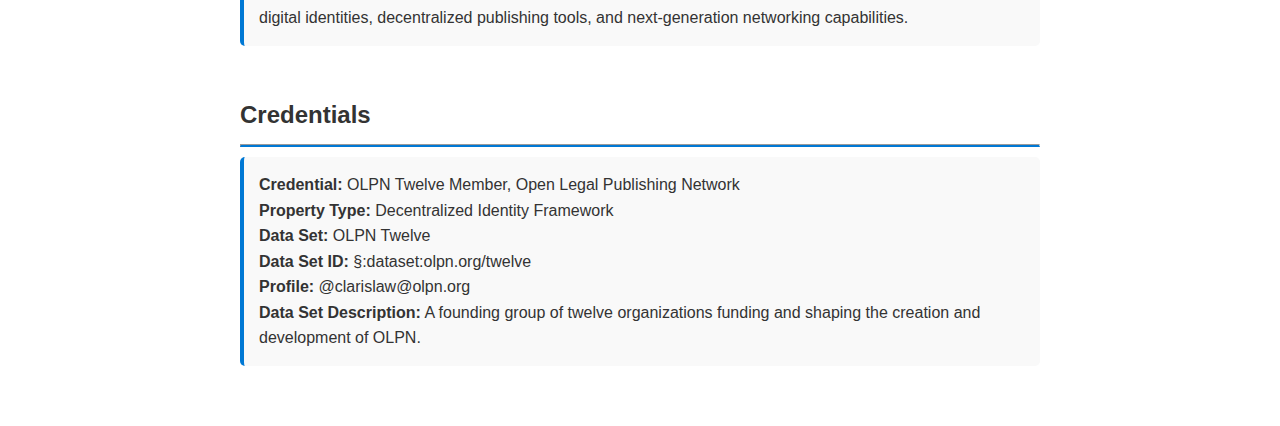
<file: olpn_entity.html>
<!DOCTYPE html>
<html lang="en">
<head>
    <meta charset="UTF-8">
    <meta name="viewport" content="width=device-width, initial-scale=1.0">
    <title>§OLPN Entity: Claris Law</title>
    <link rel="me" href="https://clarislaw.com">
    <link rel="stylesheet" href="style.css">
</head>

<body>
    <div class="container">        
<header>
    <h1>§:entity: Claris Law</h1>
    <hr class="section-divider">
    <ul>
        <li>
            <strong>Entity:</strong> Claris Law <br>
            <strong>Entity Type:</strong> Organization <br>
            <strong>Network Entity ID:</strong> §:entity:clarislaw.com <br>
            <strong>Network:</strong> Open Legal Publishing Network
        </li>
    </ul>
</header>

        
<section id="details">
    <h2>Details</h2>
    <hr class="section-divider">
    <ul>
        <li>
            <strong>Name:</strong> Claris Law <br>           
            <strong>Domain:</strong> <a href="https://clarislaw.com">clarislaw.com</a> <br>
            <strong>Email:</strong> <a href="mailto:hello@clarislaw.com">hello@clarislaw.com</a> <br>
            <strong>Location:</strong> Tampa, Florida <br>
            <strong>Legal Name:</strong> Claris Marketing, LLC <br>
            <strong>Established:</strong> 2005 <br> 
            <strong>Registered In:</strong> <a href="https://dos.fl.gov/sunbiz/search/" target="_blank">Florida</a> <br>
            <strong>Legal Entity Type:</strong> Limited Liability Company <br>
            <strong>Description:</strong> A legal technology company specializing in high-performance publishing solutions for legal professionals, law firms, and agencies. Claris Law develops cutting-edge tools designed to help the legal industry publish, engage, and grow in the digital space.
        </li>
    </ul>
</section>

        
<section id="properties">
    <h2>Properties</h2>
    <hr class="section-divider">
    <ul>
        <li>
            <strong>Name:</strong> 
            <a href="https://clarislaw.com" rel="me">clarislaw.com</a> <br>
            <strong>Type:</strong> Entity Website <br>
            <strong>Property ID:</strong> <a href="/olpn_property.html">§property:clarislaw.com</a> <br>
            <strong>Description:</strong> The official website of Claris Law. In addition to showcasing our legal publishing platforms and technology services, this site hosts employment credentials for our team.
        </li>
        <li>
            <strong>Name:</strong> 
            <a href="https://publish.law" target="_blank" rel="me">publish.law</a> <br>
            <strong>Type:</strong> Publication <br>
            <strong>Property ID:</strong> §:property:publish.law <br>
            <strong>Description:</strong> A digital publishing resource for legal professionals. publish.law offers structured guidance, platform comparisons, and tools designed to help lawyers and legal teams publish effectively, build audience trust, and maintain control over their content.
        </li>
        <li>
            <strong>Name:</strong> 
            <a href="https://social.publish.law" target="_blank" rel="me">publish.law Social</a> <br>
            <strong>Type:</strong> Social Platform <br>
            <strong>Property ID:</strong> §:property:social.publish.law <br>
            <strong>Description:</strong> A federated social hub designed for legal professionals. Built on Mastodon, Publish.Law Social enables lawyers and marketers to network, share insights, and build relationships beyond traditional platforms.
        </li>
        <li>
            <strong>Name:</strong> 
            <a href="https://columns.legalexaminer.com" target="_blank" rel="me">TLE Columns</a> <br>
            <strong>Type:</strong> Publishing Platform <br>
            <strong>Property ID:</strong> §:property:columns.legalexaminer.com <br>
            <strong>Description:</strong> A high-visibility publishing platform where legal professionals can showcase their expertise, engage with readers, and build authority in their practice areas.
        </li>
        <li>
            <strong>Name:</strong> 
            Open Legal Publishing Network (OLPN) <br>
            <strong>Type:</strong> Decentralized Identity Framework <br>
            <strong>Property ID:</strong> §:property:olpn.org <br>
            <strong>Description:</strong> A structured identity and publishing framework empowering legal professionals with verifiable digital identities, decentralized publishing tools, and next-generation networking capabilities.
        </li>
    </ul>
</section>

        
<section id="credentials">
    <h2>Credentials</h2>
    <hr class="section-divider">
    <ul>
        <li>
            <strong>Credential:</strong> OLPN Twelve Member, 
            Open Legal Publishing Network <br>
            <strong>Property Type:</strong> Decentralized Identity Framework <br>
            <strong>Data Set:</strong> OLPN Twelve <br>
            <strong>Data Set ID:</strong> §:dataset:olpn.org/twelve <br>
            <strong>Profile:</strong> @clarislaw@olpn.org <br>
            <strong>Data Set Description:</strong> A founding group of twelve organizations funding and shaping the creation and development of OLPN.
        </li>
    </ul>
</section>

    </div>
</body>
</html>
</file>
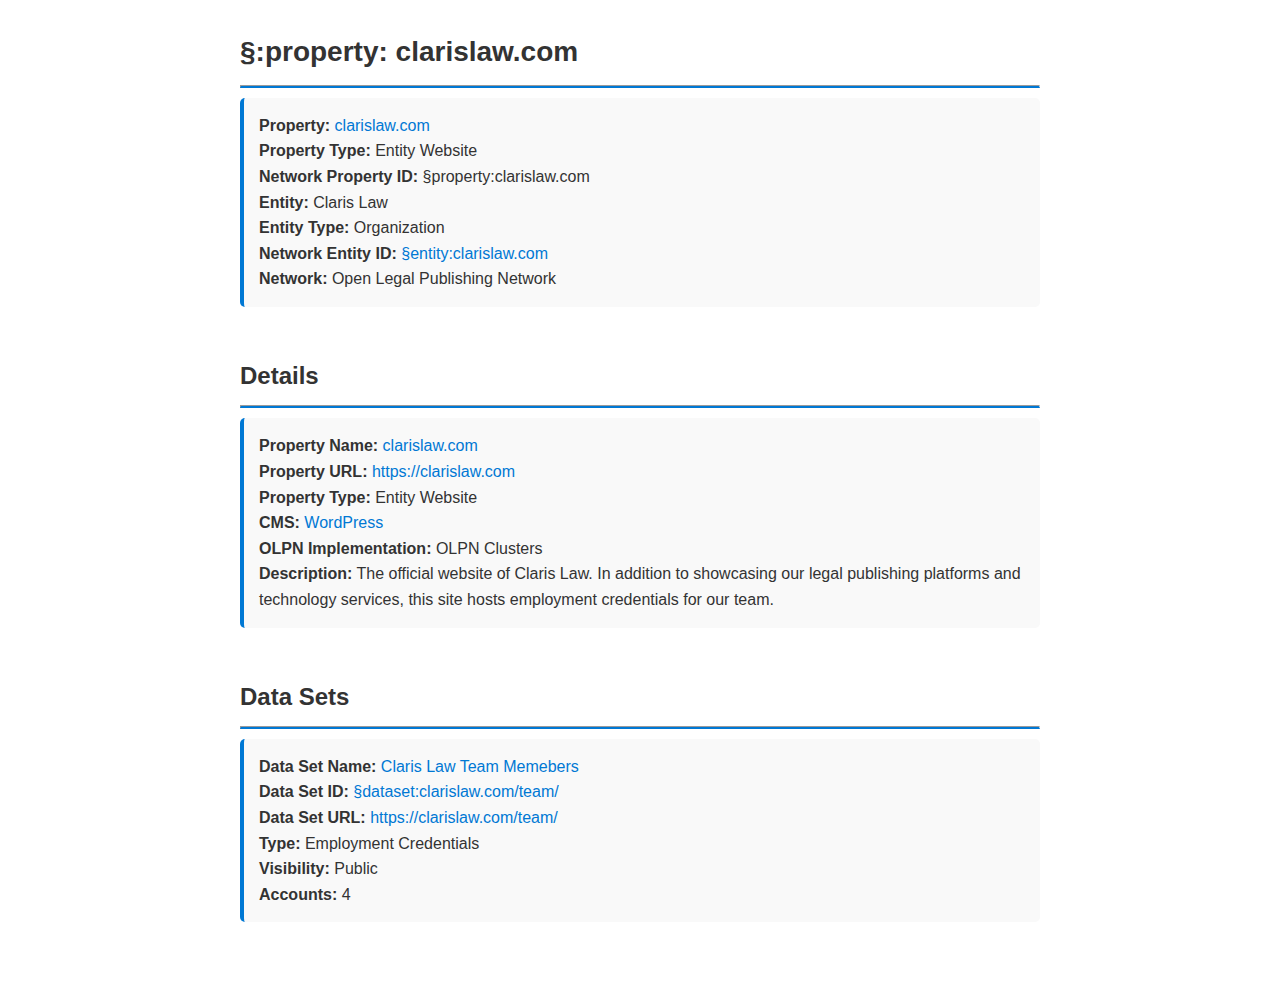
<file: olpn_property.html>
<!DOCTYPE html>
<html lang="en">
<head>
    <meta charset="UTF-8">
    <meta name="viewport" content="width=device-width, initial-scale=1.0">
    <title>§OLPN Property: clarislaw.com</title>
    <link rel="me" href="https://clarislaw.com">
    <link rel="stylesheet" href="style.css">
</head>

<body>
    <div class="container">        
        <header>
            <h1>§:property: clarislaw.com</h1>
            <hr class="section-divider">
            <ul>
                <li>
                    <strong>Property:</strong> <a href="https://clarislaw.com">clarislaw.com</a> <br>
                    <strong>Property Type:</strong> Entity Website <br>
                    <strong>Network Property ID:</strong> §property:clarislaw.com <br>
                    <strong>Entity:</strong> Claris Law <br>
                    <strong>Entity Type:</strong> Organization <br>
                    <strong>Network Entity ID:</strong> <a href="https://clarislaw.com/olpn_entity.html">§entity:clarislaw.com</a> <br>
                    <strong>Network:</strong> Open Legal Publishing Network
                </li>
            </ul>
        </header>        
        
        <section id="details">
            <h2>Details</h2>
            <hr class="section-divider">
            <ul>
                <li>
                    <strong>Property Name:</strong> <a href="https://clarislaw.com">clarislaw.com</a> <br>
                    <strong>Property URL:</strong> <a href="https://clarislaw.com">https://clarislaw.com</a> <br>
                    <strong>Property Type:</strong> Entity Website <br>
                    <strong>CMS:</strong> <a href="https://wordpress.org" target="_blank">WordPress</a> <br>
                    <strong>OLPN Implementation:</strong> OLPN Clusters <br>
                    <strong>Description:</strong> The official website of Claris Law. In addition to showcasing our legal publishing platforms and technology services, this site hosts employment credentials for our team.
                </li>
            </ul>
        </section>
        

        
        <section id="datasets">
            <h2>Data Sets</h2>
            <hr class="section-divider">
            <ul>
                <li>
                    <strong>Data Set Name:</strong> <a href="https://clarislaw.com/team/">Claris Law Team Memebers</a> <br>
                    <strong>Data Set ID:</strong> <a href="/olpn_dataset.html">§dataset:clarislaw.com/team/</a> <br>
                    <strong>Data Set URL:</strong> <a href="https://clarislaw.com/team/">https://clarislaw.com/team/</a> <br>
                    <strong>Type:</strong> Employment Credentials <br>
                    <strong>Visibility:</strong> Public <br>
                    <strong>Accounts:</strong> 4
                </li>
            </ul>
        </section>

    </div>
</body>
</html>
</file>
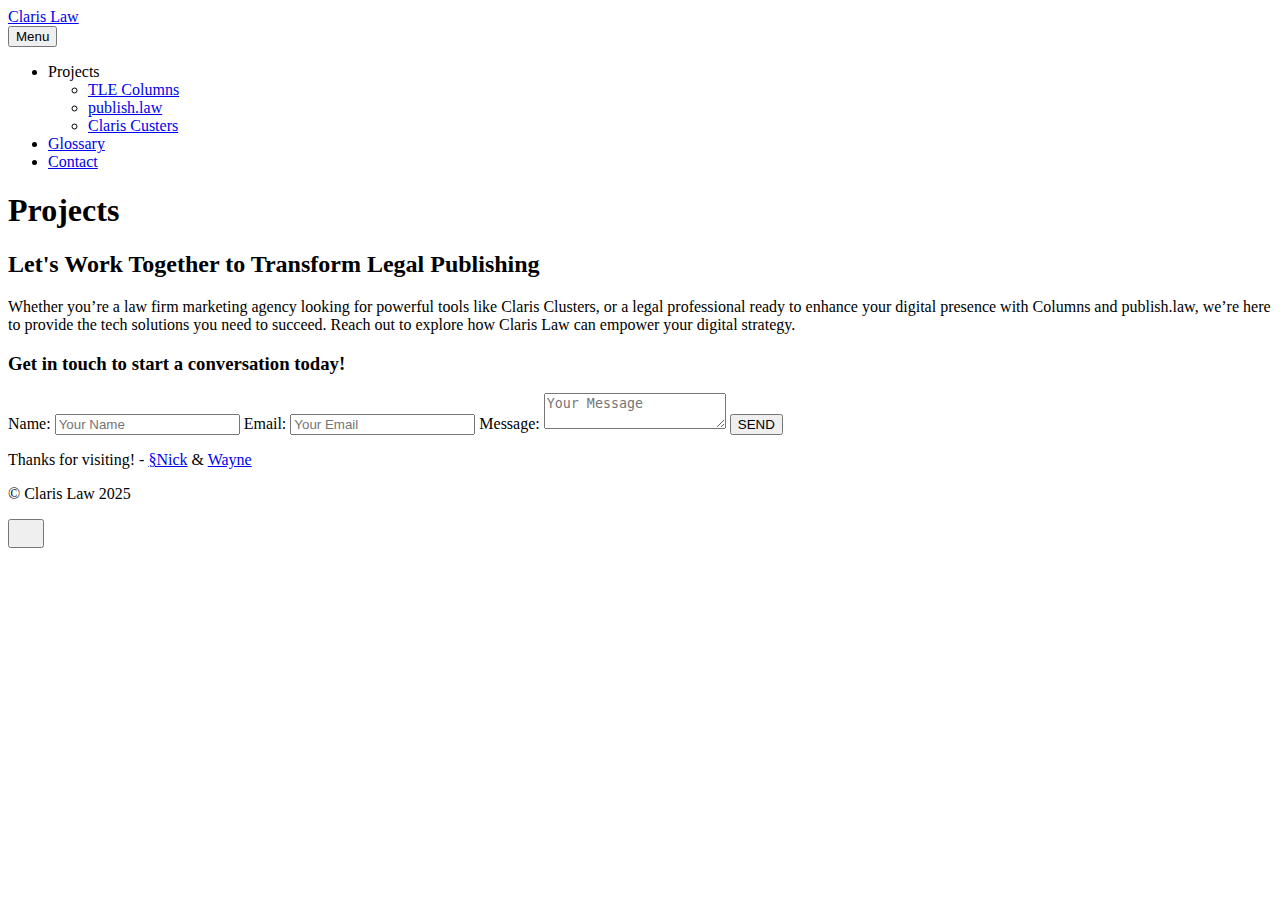
<file: projects.html>
<!DOCTYPE html><html lang="en-gb"><head><meta charset="utf-8"><meta http-equiv="X-UA-Compatible" content="IE=edge"><meta name="viewport" content="width=device-width,initial-scale=1"><title>Projects - Claris Law</title><meta name="robots" content="noindex, nofollow"><meta name="generator" content="Publii Open-Source CMS for Static Site"><link rel="alternate" type="application/atom+xml" href="https://clarislaw.com/feed.xml"><link rel="alternate" type="application/json" href="https://clarislaw.com/feed.json"><meta property="og:title" content="Projects"><meta property="og:site_name" content="Claris Law"><meta property="og:description" content=""><meta property="og:url" content="https://clarislaw.com/projects.html"><meta property="og:type" content="article"><link rel="preload" href="https://clarislaw.com/assets/dynamic/fonts/montserrat/montserrat.woff2" as="font" type="font/woff2" crossorigin><link rel="preload" href="https://clarislaw.com/assets/dynamic/fonts/montserrat/montserrat-italic.woff2" as="font" type="font/woff2" crossorigin><link rel="stylesheet" href="https://clarislaw.com/assets/css/style.css?v=fd10b7a107ceca13f456ca553b1fcbbe"><script type="application/ld+json">{"@context":"http://schema.org","@type":"Article","mainEntityOfPage":{"@type":"WebPage","@id":"https://clarislaw.com/projects.html"},"headline":"Projects","datePublished":"2024-10-23T13:44-04:00","dateModified":"2024-10-23T14:06-04:00","description":"","author":{"@type":"Person","name":"Nick Carroll","url":"https://clarislaw.com/authors/nick-carroll/"},"publisher":{"@type":"Organization","name":"Nick Carroll"}}</script><noscript><style>img[loading] {
                    opacity: 1;
                }</style></noscript><link rel="me" href="https://nickcarroll.com/"><link rel="me" href="https://www.publish.law/author/ncarroll/"><link rel="me" href="https://columns.legalexaminer.com/users/publishlaw/"><link rel="me" href="https://social.publish.law/@ncarroll"></head><body class="page-template"><header class="top js-header"><a class="logo" href="https://clarislaw.com/">Claris Law</a><nav class="navbar js-navbar"><button class="navbar__toggle js-toggle" aria-label="Menu" aria-haspopup="true" aria-expanded="false"><span class="navbar__toggle-box"><span class="navbar__toggle-inner">Menu</span></span></button><ul class="navbar__menu"><li class="has-submenu"><span class="is-separator" aria-haspopup="true">Projects</span><ul class="navbar__submenu level-2" aria-hidden="true"><li><a href="https://clarislaw.com/columns.html" target="_self">TLE Columns</a></li><li><a href="https://clarislaw.com/publishlaw.html" target="_self">publish.law</a></li><li><a href="https://clarislaw.com/claris-clusters.html" target="_self">Claris Custers</a></li></ul></li><li><a href="https://clarislaw.com/glossary.html" target="_self">Glossary</a></li><li><a href="https://clarislaw.com/index.html#contact-form" target="_self">Contact</a></li></ul></nav></header><main class="page"><article class="content"><div class="hero hero--noimage"><header class="hero__content"><div class="wrapper"><h1>Projects</h1></div></header></div><div class="entry-wrapper content__entry"><p></p></div></article></main><footer class="footer"><div class="wrapper"><section class="footer-section"><h2 class="footer-heading">Let's Work Together to Transform Legal Publishing</h2><div class="footer-columns"><div class="footer-text"><p>Whether you’re a law firm marketing agency looking for powerful tools like Claris Clusters, or a legal professional ready to enhance your digital presence with Columns and publish.law, we’re here to provide the tech solutions you need to succeed. Reach out to explore how Claris Law can empower your digital strategy.</p><h3>Get in touch to start a conversation today!</h3></div><div class="footer-form"><div id="contact-form" class="form-basin"><form action="https://usebasin.com/f/bf486c884ede" method="POST"><label for="name">Name:</label> <input type="text" id="name" name="name" placeholder="Your Name"> <label for="email">Email:</label> <input type="email" id="email" name="email" placeholder="Your Email"> <label for="message">Message:</label> <textarea id="message" name="message" placeholder="Your Message"></textarea> <button type="submit" class="btn">SEND</button></form></div></div></div></section><div class="footer__copyright"><p class="h-card">Thanks for visiting! - <a href="https://nickcarroll.com/olpn_entity" title="Nick Carroll OLPN Enitity:Person" target="_blank" rel="noopener">§Nick</a> &amp; <a href="https://social.publish.law/@wayne" rel="me noopener noreferrer" class="u-url p-name">Wayne</a></p><p class="footer-message">© Claris Law 2025</p></div><button onclick="backToTopFunction()" id="backToTop" class="footer__bttop" aria-label="Back to top" title="Back to top"><svg width="20" height="20"><use xlink:href="https://clarislaw.com/assets/svg/svg-map.svg#toparrow"/></svg></button></div></footer><script defer="defer" src="https://clarislaw.com/assets/js/scripts.min.js?v=700105c316933a8202041b6415abb233"></script><script>window.publiiThemeMenuConfig = {
  mobileMenuMode: 'sidebar',
  animationSpeed: 300,
  submenuWidth: 'auto',
  doubleClickTime: 500,
  mobileMenuExpandableSubmenus: true,
  relatedContainerForOverlayMenuSelector: '.top'
};</script><script>var images = document.querySelectorAll('img[loading]');
        for (var i = 0; i < images.length; i++) {
            if (images[i].complete) {
                images[i].classList.add('is-loaded');
            } else {
                images[i].addEventListener('load', function () {
                    this.classList.add('is-loaded');
                }, false);
            }
        }</script></body></html>
</file>
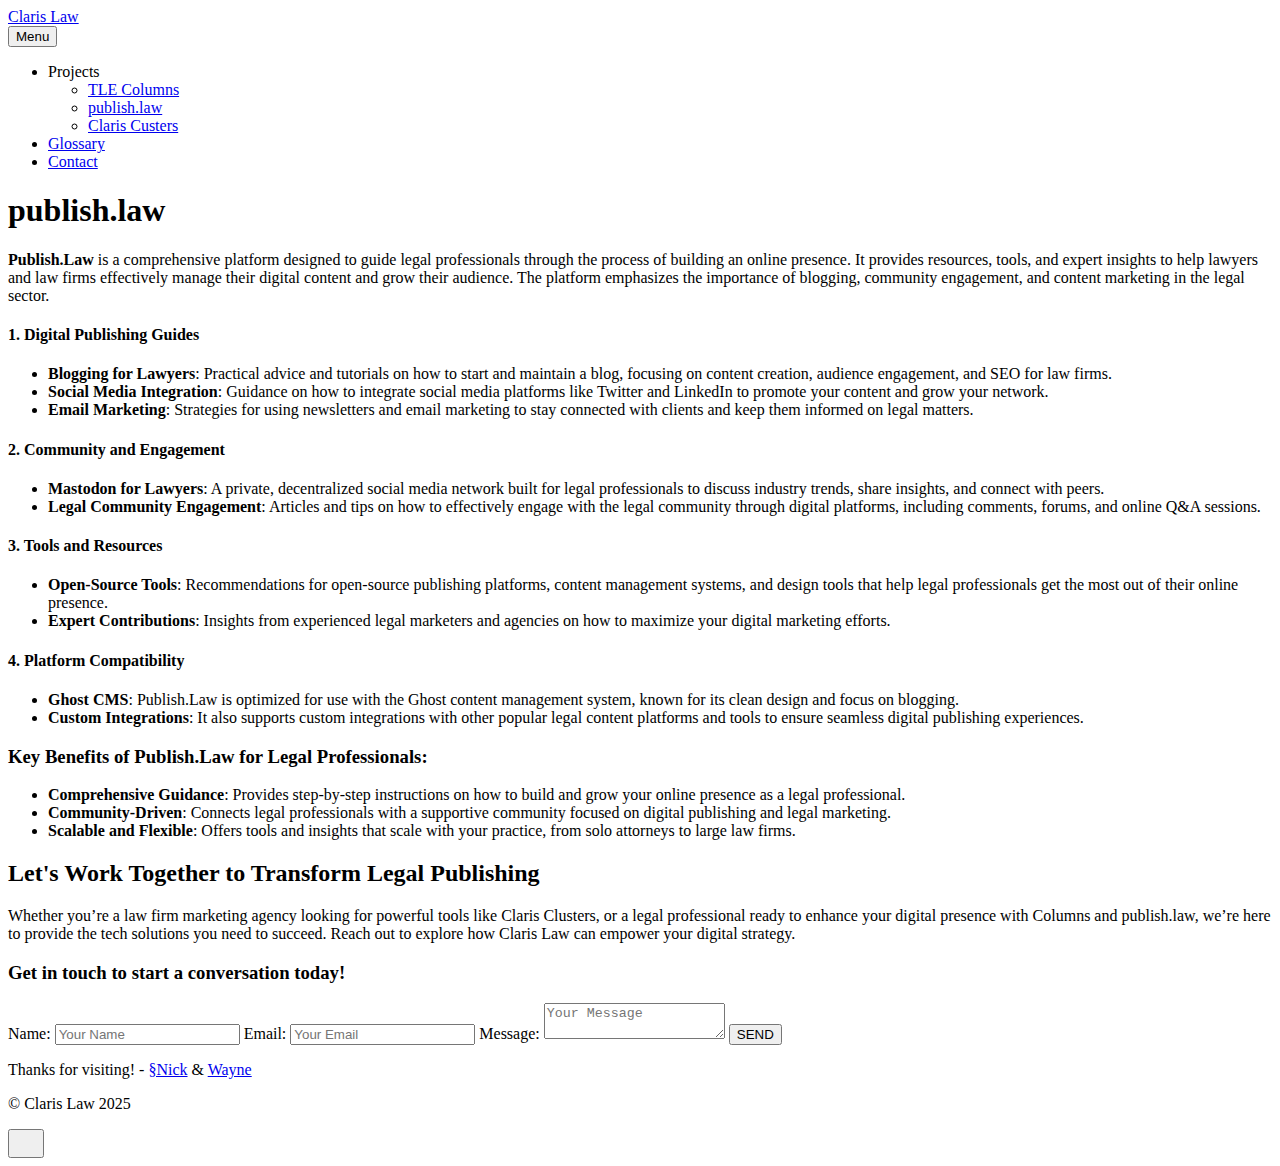
<file: publishlaw.html>
<!DOCTYPE html><html lang="en-gb"><head><meta charset="utf-8"><meta http-equiv="X-UA-Compatible" content="IE=edge"><meta name="viewport" content="width=device-width,initial-scale=1"><title>publish.law - Claris Law</title><meta name="description" content="Publish.Law is a comprehensive platform designed to guide legal professionals through the process of building an online presence. It provides resources, tools, and expert insights to help lawyers and law firms effectively manage their digital content and grow their audience. The platform emphasizes the importance&hellip;"><meta name="generator" content="Publii Open-Source CMS for Static Site"><link rel="canonical" href="https://clarislaw.com/publishlaw.html"><link rel="alternate" type="application/atom+xml" href="https://clarislaw.com/feed.xml"><link rel="alternate" type="application/json" href="https://clarislaw.com/feed.json"><meta property="og:title" content="publish.law"><meta property="og:site_name" content="Claris Law"><meta property="og:description" content="Publish.Law is a comprehensive platform designed to guide legal professionals through the process of building an online presence. It provides resources, tools, and expert insights to help lawyers and law firms effectively manage their digital content and grow their audience. The platform emphasizes the importance&hellip;"><meta property="og:url" content="https://clarislaw.com/publishlaw.html"><meta property="og:type" content="article"><link rel="preload" href="https://clarislaw.com/assets/dynamic/fonts/montserrat/montserrat.woff2" as="font" type="font/woff2" crossorigin><link rel="preload" href="https://clarislaw.com/assets/dynamic/fonts/montserrat/montserrat-italic.woff2" as="font" type="font/woff2" crossorigin><link rel="stylesheet" href="https://clarislaw.com/assets/css/style.css?v=fd10b7a107ceca13f456ca553b1fcbbe"><script type="application/ld+json">{"@context":"http://schema.org","@type":"Article","mainEntityOfPage":{"@type":"WebPage","@id":"https://clarislaw.com/publishlaw.html"},"headline":"publish.law","datePublished":"2024-10-23T13:45-04:00","dateModified":"2024-10-25T10:56-04:00","description":"Publish.Law is a comprehensive platform designed to guide legal professionals through the process of building an online presence. It provides resources, tools, and expert insights to help lawyers and law firms effectively manage their digital content and grow their audience. The platform emphasizes the importance&hellip;","author":{"@type":"Person","name":"Nick Carroll","url":"https://clarislaw.com/authors/nick-carroll/"},"publisher":{"@type":"Organization","name":"Nick Carroll"}}</script><noscript><style>img[loading] {
                    opacity: 1;
                }</style></noscript><link rel="me" href="https://nickcarroll.com/"><link rel="me" href="https://www.publish.law/author/ncarroll/"><link rel="me" href="https://columns.legalexaminer.com/users/publishlaw/"><link rel="me" href="https://social.publish.law/@ncarroll"></head><body class="page-template"><header class="top js-header"><a class="logo" href="https://clarislaw.com/">Claris Law</a><nav class="navbar js-navbar"><button class="navbar__toggle js-toggle" aria-label="Menu" aria-haspopup="true" aria-expanded="false"><span class="navbar__toggle-box"><span class="navbar__toggle-inner">Menu</span></span></button><ul class="navbar__menu"><li class="active-parent has-submenu"><span class="is-separator" aria-haspopup="true">Projects</span><ul class="navbar__submenu level-2" aria-hidden="true"><li><a href="https://clarislaw.com/columns.html" target="_self">TLE Columns</a></li><li class="active"><a href="https://clarislaw.com/publishlaw.html" target="_self">publish.law</a></li><li><a href="https://clarislaw.com/claris-clusters.html" target="_self">Claris Custers</a></li></ul></li><li><a href="https://clarislaw.com/glossary.html" target="_self">Glossary</a></li><li><a href="https://clarislaw.com/index.html#contact-form" target="_self">Contact</a></li></ul></nav></header><main class="page"><article class="content"><div class="hero hero--noimage"><header class="hero__content"><div class="wrapper"><h1>publish.law</h1></div></header></div><div class="entry-wrapper content__entry"><p><strong>Publish.Law</strong> is a comprehensive platform designed to guide legal professionals through the process of building an online presence. It provides resources, tools, and expert insights to help lawyers and law firms effectively manage their digital content and grow their audience. The platform emphasizes the importance of blogging, community engagement, and content marketing in the legal sector.</p><h4><strong>1. Digital Publishing Guides</strong></h4><ul><li><strong>Blogging for Lawyers</strong>: Practical advice and tutorials on how to start and maintain a blog, focusing on content creation, audience engagement, and SEO for law firms.</li><li><strong>Social Media Integration</strong>: Guidance on how to integrate social media platforms like Twitter and LinkedIn to promote your content and grow your network.</li><li><strong>Email Marketing</strong>: Strategies for using newsletters and email marketing to stay connected with clients and keep them informed on legal matters.</li></ul><h4><strong>2. Community and Engagement</strong></h4><ul><li><strong>Mastodon for Lawyers</strong>: A private, decentralized social media network built for legal professionals to discuss industry trends, share insights, and connect with peers.</li><li><strong>Legal Community Engagement</strong>: Articles and tips on how to effectively engage with the legal community through digital platforms, including comments, forums, and online Q&amp;A sessions.</li></ul><h4><strong>3. Tools and Resources</strong></h4><ul><li><strong>Open-Source Tools</strong>: Recommendations for open-source publishing platforms, content management systems, and design tools that help legal professionals get the most out of their online presence.</li><li><strong>Expert Contributions</strong>: Insights from experienced legal marketers and agencies on how to maximize your digital marketing efforts.</li></ul><h4><strong>4. Platform Compatibility</strong></h4><ul><li><strong>Ghost CMS</strong>: Publish.Law is optimized for use with the Ghost content management system, known for its clean design and focus on blogging.</li><li><strong>Custom Integrations</strong>: It also supports custom integrations with other popular legal content platforms and tools to ensure seamless digital publishing experiences.</li></ul><h3><strong>Key Benefits of Publish.Law for Legal Professionals:</strong></h3><ul><li><strong>Comprehensive Guidance</strong>: Provides step-by-step instructions on how to build and grow your online presence as a legal professional.</li><li><strong>Community-Driven</strong>: Connects legal professionals with a supportive community focused on digital publishing and legal marketing.</li><li><strong>Scalable and Flexible</strong>: Offers tools and insights that scale with your practice, from solo attorneys to large law firms.</li></ul></div></article></main><footer class="footer"><div class="wrapper"><section class="footer-section"><h2 class="footer-heading">Let's Work Together to Transform Legal Publishing</h2><div class="footer-columns"><div class="footer-text"><p>Whether you’re a law firm marketing agency looking for powerful tools like Claris Clusters, or a legal professional ready to enhance your digital presence with Columns and publish.law, we’re here to provide the tech solutions you need to succeed. Reach out to explore how Claris Law can empower your digital strategy.</p><h3>Get in touch to start a conversation today!</h3></div><div class="footer-form"><div id="contact-form" class="form-basin"><form action="https://usebasin.com/f/bf486c884ede" method="POST"><label for="name">Name:</label> <input type="text" id="name" name="name" placeholder="Your Name"> <label for="email">Email:</label> <input type="email" id="email" name="email" placeholder="Your Email"> <label for="message">Message:</label> <textarea id="message" name="message" placeholder="Your Message"></textarea> <button type="submit" class="btn">SEND</button></form></div></div></div></section><div class="footer__copyright"><p class="h-card">Thanks for visiting! - <a href="https://nickcarroll.com/olpn_entity" title="Nick Carroll OLPN Enitity:Person" target="_blank" rel="noopener">§Nick</a> &amp; <a href="https://social.publish.law/@wayne" rel="me noopener noreferrer" class="u-url p-name">Wayne</a></p><p class="footer-message">© Claris Law 2025</p></div><button onclick="backToTopFunction()" id="backToTop" class="footer__bttop" aria-label="Back to top" title="Back to top"><svg width="20" height="20"><use xlink:href="https://clarislaw.com/assets/svg/svg-map.svg#toparrow"/></svg></button></div></footer><script defer="defer" src="https://clarislaw.com/assets/js/scripts.min.js?v=700105c316933a8202041b6415abb233"></script><script>window.publiiThemeMenuConfig = {
  mobileMenuMode: 'sidebar',
  animationSpeed: 300,
  submenuWidth: 'auto',
  doubleClickTime: 500,
  mobileMenuExpandableSubmenus: true,
  relatedContainerForOverlayMenuSelector: '.top'
};</script><script>var images = document.querySelectorAll('img[loading]');
        for (var i = 0; i < images.length; i++) {
            if (images[i].complete) {
                images[i].classList.add('is-loaded');
            } else {
                images[i].addEventListener('load', function () {
                    this.classList.add('is-loaded');
                }, false);
            }
        }</script></body></html>
</file>
<file: style.css>
/* 🔹 Global Reset & Base Styles */
* {
    margin: 0;
    padding: 0;
    box-sizing: border-box;
}

body {
    font-family: Arial, sans-serif;
    color: #333;
    background-color: #fff;
    padding: 20px;
    line-height: 1.6;
    font-size: 1.0em;
}

/* 🔹 Container */
.container {
    max-width: 800px;
    margin: 0 auto;
}

/* 🔹 Headers */
h1 {
    font-size: 1.75em;
    margin-bottom: 10px;
}


h2 {
    font-size: 1.5em;
    margin-bottom: 10px;
}

/* 🔹 Section Styling */
section {
    padding: 10px 0; /* Keeps consistent internal spacing */
    margin-bottom: 20px; /* ✅ Fixes uneven gaps between sections */
}

/* 🔹 Section Dividers */
.section-divider {
    border-bottom: 2px solid #0078D4;
    margin: 10px 0;
    width: 100%;
}

/* 🔹 Uniform Box Styling (Applies to All List Items) */
ul {
    list-style-type: none;
    padding: 0;
    margin: 0;
}

ul li {
    background: #f9f9f9;
    padding: 15px;
    margin-bottom: 10px;
    border-radius: 5px;
    border-left: 4px solid #0078D4;
    word-wrap: break-word;
}

/* 🔹 Label Styling (Now Black & Bold) */
.label {
    color: #000; /* Changed from green to black */
    font-weight: bold;
}

/* 🔹 Hover Effect */
ul li:hover {
    background: #fafafa;
}

/* 🔹 Links */
a {
    color: #0078D4;
    text-decoration: none;
}

a:hover {
    text-decoration: underline;
}

/* 🔹 Make Header Match Sections */
header {
    display: block; /* Ensures it's treated like a section */
    padding: 10px 0; /* ✅ Matches section padding */
    margin-bottom: 20px; /* ✅ Ensures spacing is the same */
}

/* 🔹 Footer */
#footer {
    padding: 20px;
    text-align: center;
    font-size: 0.9em;
    color: #666;
}
</file>
